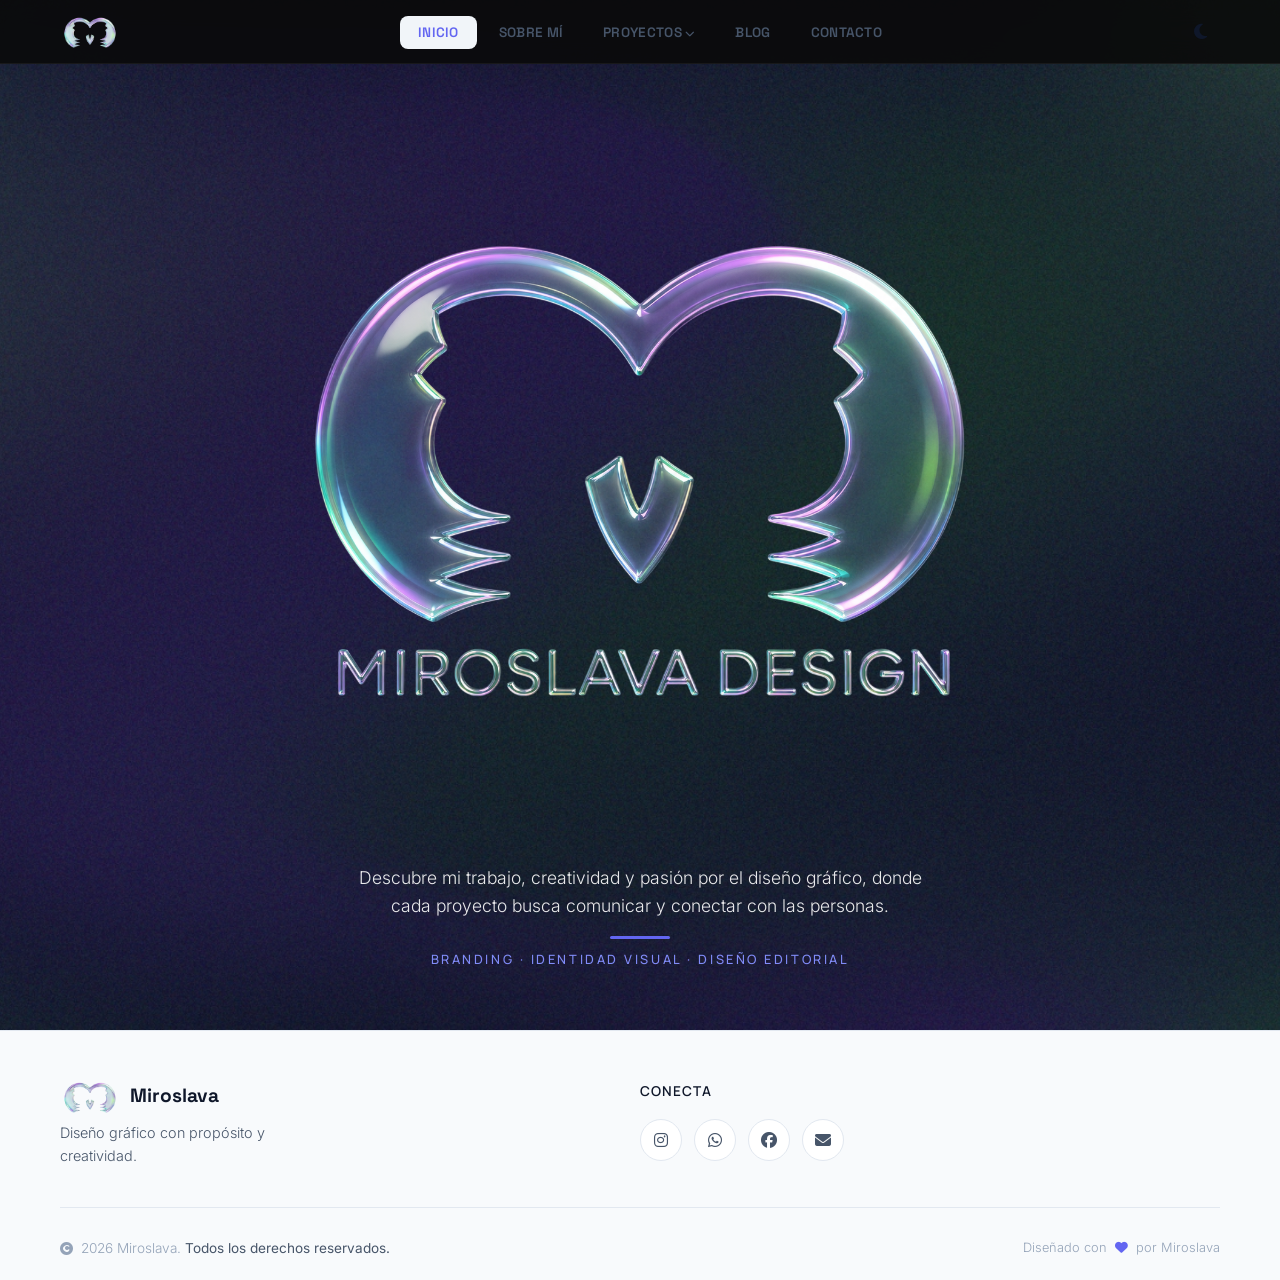
<file: index.html>
<!DOCTYPE html>
<html lang="es">
<head>
    <meta charset="UTF-8">
    <meta name="viewport" content="width=device-width, initial-scale=1.0">
    <title>Miroslava - Diseñadora Gráfica</title>
    
    <!-- TIPOGRAFIAS -->
    <link rel="preconnect" href="https://fonts.googleapis.com">
    <link rel="preconnect" href="https://fonts.gstatic.com" crossorigin>
    <link href="https://fonts.googleapis.com/css2?family=Inter:ital,opsz,wght@0,14..32,100..900;1,14..32,100..900&family=Manrope:wght@200..800&family=Space+Grotesk:wght@300..700&display=swap" rel="stylesheet">
    
    <!-- ICONOS -->
    <link rel="stylesheet" href="https://cdnjs.cloudflare.com/ajax/libs/font-awesome/6.5.0/css/all.min.css">
    
    <!-- ESTILOS -->
    <link rel="stylesheet" href="style.css">
</head>
<body>

    <!-- ================================================================ -->
    <!-- HEADER - Barra de navegacion fija                                 -->
    <!-- ================================================================ -->
    <header id="header">
        <div class="container header-container">
            <div class="header-left">
                <button id="menu-btn" class="menu-toggle" aria-label="Abrir menu">
                    <i class="fas fa-bars"></i>
                </button>
                <a href="index.html" class="logo">
                    <img src="img/logo.png" alt="Miroslava Logo">
                </a>
            </div>

            <nav class="nav-menu">
                <ul class="nav-list">
                    <li><a href="index.html" class="active">Inicio</a></li>
                    <li><a href="sobremi.html">Sobre mí</a></li>
                    <li class="menu-item-has-children">
                        <a href="#proyectos">Proyectos <i class="fas fa-chevron-down"></i></a>
                        <ul class="sub-menu">
                            <li><a href="proyecto1.html">Diseño de logotipos</a></li>
                            <li><a href="proyecto2.html">Diseño de flyers</a></li>
                            <li><a href="proyecto3.html">Spots publicitarios</a></li>
                        </ul>
                    </li>
                    <li><a href="blog.html">Blog</a></li>
                    <li><a href="contacto.html">Contacto</a></li>
                </ul>
            </nav>

            <div class="header-actions">
                <button id="theme-toggle" aria-label="Cambiar tema">
                    <i class="fas fa-moon"></i>
                </button>
            </div>
        </div>
    </header>

    <!-- ================================================================ -->
    <!-- DRAWER - Menu lateral (Movil)                                    -->
    <!-- ================================================================ -->
    <div id="overlay"></div>
    <nav id="drawer">
        <div class="drawer-header">
            <a href="index.html" class="logo">
                <img src="img/logo.png" alt="Miroslava Logo">
            </a>
            <button id="close-drawer" aria-label="Cerrar menu">
                <i class="fas fa-times"></i>
            </button>
        </div>
        <ul class="drawer-nav">
            <li><a href="index.html">Inicio</a></li>
            <li><a href="sobremi.html">Sobre mí</a></li>
            <li class="drawer-menu-item-has-children">
                <a href="#" class="drawer-toggle">Proyectos <i class="fas fa-chevron-down"></i></a>
                <ul class="drawer-sub-menu">
                    <li><a href="proyecto1.html">Diseño de logotipos</a></li>
                    <li><a href="proyecto2.html">Diseño de flyers</a></li>
                    <li><a href="proyecto3.html">Spots publicitarios</a></li>
                </ul>
            </li>
            <li><a href="blog.html">Blog</a></li>
            <li><a href="contacto.html" class="drawer-cta">Contacto</a></li>
        </ul>
    </nav>

    <!-- ================================================================ -->
    <!-- MAIN                                                             -->
    <!-- ================================================================ -->
    <main>

        <!-- ================================================================ -->
        <!-- HERO - Seccion principal con imagen de fondo                      -->
        <!-- ================================================================ -->
        <section id="inicio" class="hero">
            <div class="hero-bg">
                <img src="img/fondo.jpeg" alt="Diseño gráfico">
                <div class="hero-overlay"></div>
            </div>
            
            <div class="container hero-content">
                <!-- Logo centrado -->
                <div class="hero-logo">
                    <img src="img/fondos/logo burbuja.png" alt="Miroslava Logo" class="hero-logo-img">
                </div>
                
                <!-- Titulo principal -->
                
                <!-- Descripcion -->
                <p class="hero-description">Descubre mi trabajo, creatividad y pasión por el diseño gráfico, donde cada proyecto busca comunicar y conectar con las personas.</p>
                
                <!-- Linea decorativa -->
                <div class="hero-divider"></div>
                
                <!-- Subtitulo -->
                <p class="hero-subtitle">Branding · Identidad Visual · Diseño Editorial</p>
            </div>
        </section>

    </main>

    <!-- ================================================================ -->
    <!-- FOOTER - Pie de pagina                                           -->
    <!-- ================================================================ -->
    <footer id="footer">
        <div class="container">
            <div class="footer-content">
                <div class="footer-brand">
                    <a href="index.html" class="footer-logo">
                        <img src="img/logo.png" alt="Miroslava Logo">
                        <span class="footer-brand-name">Miroslava</span>
                    </a>
                    <p class="footer-brand-desc">Diseño gráfico con propósito y creatividad.</p>
                </div>

                <div class="footer-social">
                    <h4>Conecta</h4>
                    <div class="footer-social-icons">
                        <a href="#" aria-label="Instagram"><i class="fab fa-instagram"></i></a>
                        <a href="#" aria-label="WhatsApp"><i class="fab fa-whatsapp"></i></a>
                        <a href="#" aria-label="Facebook"><i class="fab fa-facebook"></i></a>
                        <a href="#" aria-label="Email"><i class="fas fa-envelope"></i></a>
                    </div>
                </div>
            </div>

            <div class="footer-divider"></div>

            <div class="footer-bottom">
                <p class="footer-copyright">
                    <i class="fas fa-copyright"></i> 2026 Miroslava. 
                    <span class="footer-copyright-text">Todos los derechos reservados.</span>
                </p>
                <p class="footer-credits">
                    Diseñado con <i class="fas fa-heart" style="color: #6366f1;"></i> por Miroslava
                </p>
            </div>
        </div>
    </footer>

    <!-- ================================================================ -->
    <!-- SCRIPTS                                                          -->
    <!-- ================================================================ -->
    <script src="script.js"></script>
</body>
</html>
</file>
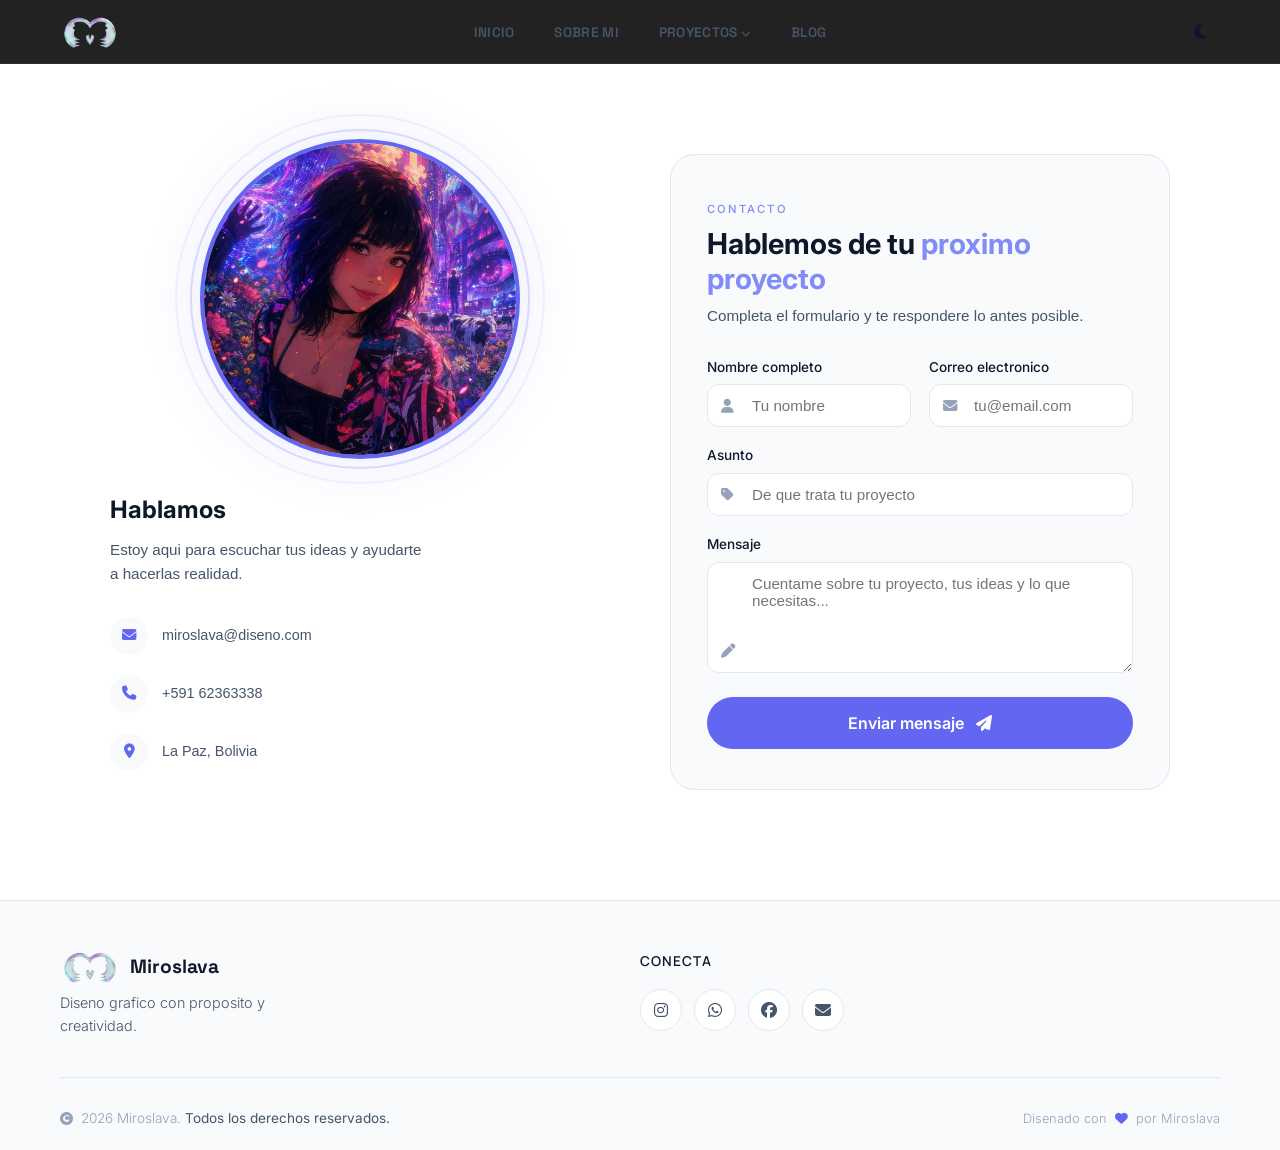
<file: contacto.html>
<!DOCTYPE html>
<html lang="es">
<head>
    <meta charset="UTF-8">
    <meta name="viewport" content="width=device-width, initial-scale=1.0">
    <title>Contacto - Miroslava Disenadora</title>
    
    <!-- ============================================================ -->
    <!-- TIPOGRAFIAS                                                   -->
    <!-- ============================================================ -->
    <link rel="preconnect" href="https://fonts.googleapis.com">
    <link rel="preconnect" href="https://fonts.gstatic.com" crossorigin>
    <link href="https://fonts.googleapis.com/css2?family=Inter:ital,opsz,wght@0,14..32,100..900;1,14..32,100..900&family=Manrope:wght@200..800&family=Space+Grotesk:wght@300..700&display=swap" rel="stylesheet">
    
    <!-- ============================================================ -->
    <!-- ICONOS                                                        -->
    <!-- ============================================================ -->
    <link rel="stylesheet" href="https://cdnjs.cloudflare.com/ajax/libs/font-awesome/6.5.0/css/all.min.css">
    
    <!-- ============================================================ -->
    <!-- ESTILOS                                                       -->
    <!-- ============================================================ -->
    <link rel="stylesheet" href="style.css">
    <link rel="stylesheet" href="contacto.css">
</head>
<body>

    <!-- ================================================================ -->
    <!-- HEADER - Barra de navegacion fija                                 -->
    <!-- ================================================================ -->
    <header id="header">
        <div class="container header-container">
            <div class="header-left">
                <button id="menu-btn" class="menu-toggle" aria-label="Abrir menu">
                    <i class="fas fa-bars"></i>
                </button>
                <a href="index.html" class="logo">
                    <img src="img/logo.png" alt="Miroslava Logo">
                </a>
            </div>

            <nav class="nav-menu">
                <ul class="nav-list">
                    <li><a href="index.html">Inicio</a></li>
                    <li><a href="sobremi.html">Sobre mi</a></li>
                    <li class="menu-item-has-children">
                        <a href="#proyectos">Proyectos <i class="fas fa-chevron-down"></i></a>
                        <ul class="sub-menu">
                            <li><a href="proyecto1.html">Diseño de logotipos</a></li>
                            <li><a href="proyecto2.html">Diseño de flyers</a></li>
                            <li><a href="proyecto3.html">Spots publicitarios</a></li>
                        </ul>
                    </li>
                    <li><a href="blog.html">Blog</a></li>
                </ul>
            </nav>

            <div class="header-actions">
                <button id="theme-toggle" aria-label="Cambiar tema">
                    <i class="fas fa-moon"></i>
                </button>
            </div>
        </div>
    </header>

    <!-- ================================================================ -->
    <!-- DRAWER - Menu lateral (Movil)                                    -->
    <!-- ================================================================ -->
    <div id="overlay"></div>
    <nav id="drawer">
        <div class="drawer-header">
            <a href="index.html" class="logo">
                <img src="img/logo.png" alt="Miroslava Logo">
            </a>
            <button id="close-drawer" aria-label="Cerrar menu">
                <i class="fas fa-times"></i>
            </button>
        </div>
        <ul class="drawer-nav">
            <li><a href="index.html">Inicio</a></li>
            <li><a href="sobremi.html">Sobre mi</a></li>
            <li class="drawer-menu-item-has-children">
                <a href="#" class="drawer-toggle">Proyectos <i class="fas fa-chevron-down"></i></a>
                <ul class="drawer-sub-menu">
                    <li><a href="proyecto1.html">Diseño de logotipos</a></li>
                    <li><a href="proyecto2.html">Diseño de flyers</a></li>
                    <li><a href="proyecto3.html">Spots publicitarios</a></li>
                </ul>
            </li>
            <li><a href="blog.html">Blog</a></li>
            <li><a href="contacto.html" class="drawer-cta">Contacto</a></li>
        </ul>
    </nav>

    <!-- ================================================================ -->
    <!-- MAIN                                                             -->
    <!-- ================================================================ -->
    <main>

        <!-- ================================================================ -->
        <!-- CONTACTO - SECCION PRINCIPAL                                     -->
        <!-- ================================================================ -->
        <section class="contacto-section">
            <div class="container contacto-container">

                <!-- ============================================================ -->
                <!-- COLUMNA IZQUIERDA: IMAGEN CIRCULAR CON INFORMACION           -->
                <!-- ============================================================ -->
                <div class="contacto-imagen">
                    
                    <!-- Avatar con anillos animados -->
                    <div class="contacto-avatar">
                        <img src="img\sobremi.jpeg" alt="Miroslava">
                        <div class="contacto-avatar-ring"></div>
                        <div class="contacto-avatar-ring contacto-avatar-ring-2"></div>
                    </div>
                    
                    <!-- Informacion de contacto -->
                    <div class="contacto-info">
                        <h3>Hablamos</h3>
                        <p>Estoy aqui para escuchar tus ideas y ayudarte a hacerlas realidad.</p>
                        
                        <div class="contacto-info-item">
                            <i class="fas fa-envelope"></i>
                            <span>miroslava@diseno.com</span>
                        </div>
                        <div class="contacto-info-item">
                            <i class="fas fa-phone"></i>
                            <span>+591 62363338</span>
                        </div>
                        <div class="contacto-info-item">
                            <i class="fas fa-map-marker-alt"></i>
                            <span>La Paz, Bolivia</span>
                        </div>
                    </div>

                    
                </div>

                <!-- ============================================================ -->
                <!-- COLUMNA DERECHA: FORMULARIO DE CONTACTO                       -->
                <!-- ============================================================ -->
                <div class="contacto-formulario">
                    <div class="contacto-form-header">
                        <span class="contacto-badge">Contacto</span>
                        <h2>Hablemos de tu <span class="highlight">proximo proyecto</span></h2>
                        <p>Completa el formulario y te respondere lo antes posible.</p>
                    </div>

                    <form id="contactForm" class="contacto-form">
                        <div class="form-row">
                            <div class="form-group">
                                <label for="name">Nombre completo</label>
                                <input type="text" id="name" name="name" placeholder="Tu nombre" required>
                                <i class="fas fa-user form-icon"></i>
                            </div>
                            <div class="form-group">
                                <label for="email">Correo electronico</label>
                                <input type="email" id="email" name="email" placeholder="tu@email.com" required>
                                <i class="fas fa-envelope form-icon"></i>
                            </div>
                        </div>

                        <div class="form-group">
                            <label for="subject">Asunto</label>
                            <input type="text" id="subject" name="subject" placeholder="De que trata tu proyecto">
                            <i class="fas fa-tag form-icon"></i>
                        </div>

                        <div class="form-group">
                            <label for="message">Mensaje</label>
                            <textarea id="message" name="message" rows="5" placeholder="Cuentame sobre tu proyecto, tus ideas y lo que necesitas..." required></textarea>
                            <i class="fas fa-pen form-icon"></i>
                        </div>

                        <button type="submit" class="btn-enviar">
                            Enviar mensaje <i class="fas fa-paper-plane"></i>
                        </button>
                    </form>
                </div>

            </div>
        </section>

    </main>

    <!-- ================================================================ -->
    <!-- FOOTER - Pie de pagina                                           -->
    <!-- ================================================================ -->
    <footer id="footer">
        <div class="container">
            <div class="footer-content">
                <div class="footer-brand">
                    <a href="index.html" class="footer-logo">
                        <img src="img/logo.png" alt="Miroslava Logo">
                        <span class="footer-brand-name">Miroslava</span>
                    </a>
                    <p class="footer-brand-desc">Diseno grafico con proposito y creatividad.</p>
                </div>

                <div class="footer-social">
                    <h4>Conecta</h4>
                    <div class="footer-social-icons">
                        <a href="#" aria-label="Instagram"><i class="fab fa-instagram"></i></a>
                        <a href="#" aria-label="WhatsApp"><i class="fab fa-whatsapp"></i></a>
                        <a href="#" aria-label="Facebook"><i class="fab fa-facebook"></i></a>
                        <a href="#" aria-label="Email"><i class="fas fa-envelope"></i></a>
                    </div>
                </div>
            </div>

            <div class="footer-divider"></div>

            <div class="footer-bottom">
                <p class="footer-copyright">
                    <i class="fas fa-copyright"></i> 2026 Miroslava. 
                    <span class="footer-copyright-text">Todos los derechos reservados.</span>
                </p>
                <p class="footer-credits">
                    Disenado con <i class="fas fa-heart" style="color: #6366f1;"></i> por Miroslava
                </p>
            </div>
        </div>
    </footer>

    <!-- ================================================================ -->
    <!-- SCRIPTS                                                          -->
    <!-- ================================================================ -->
    <script src="script.js"></script>
</body>
</html>
</file>
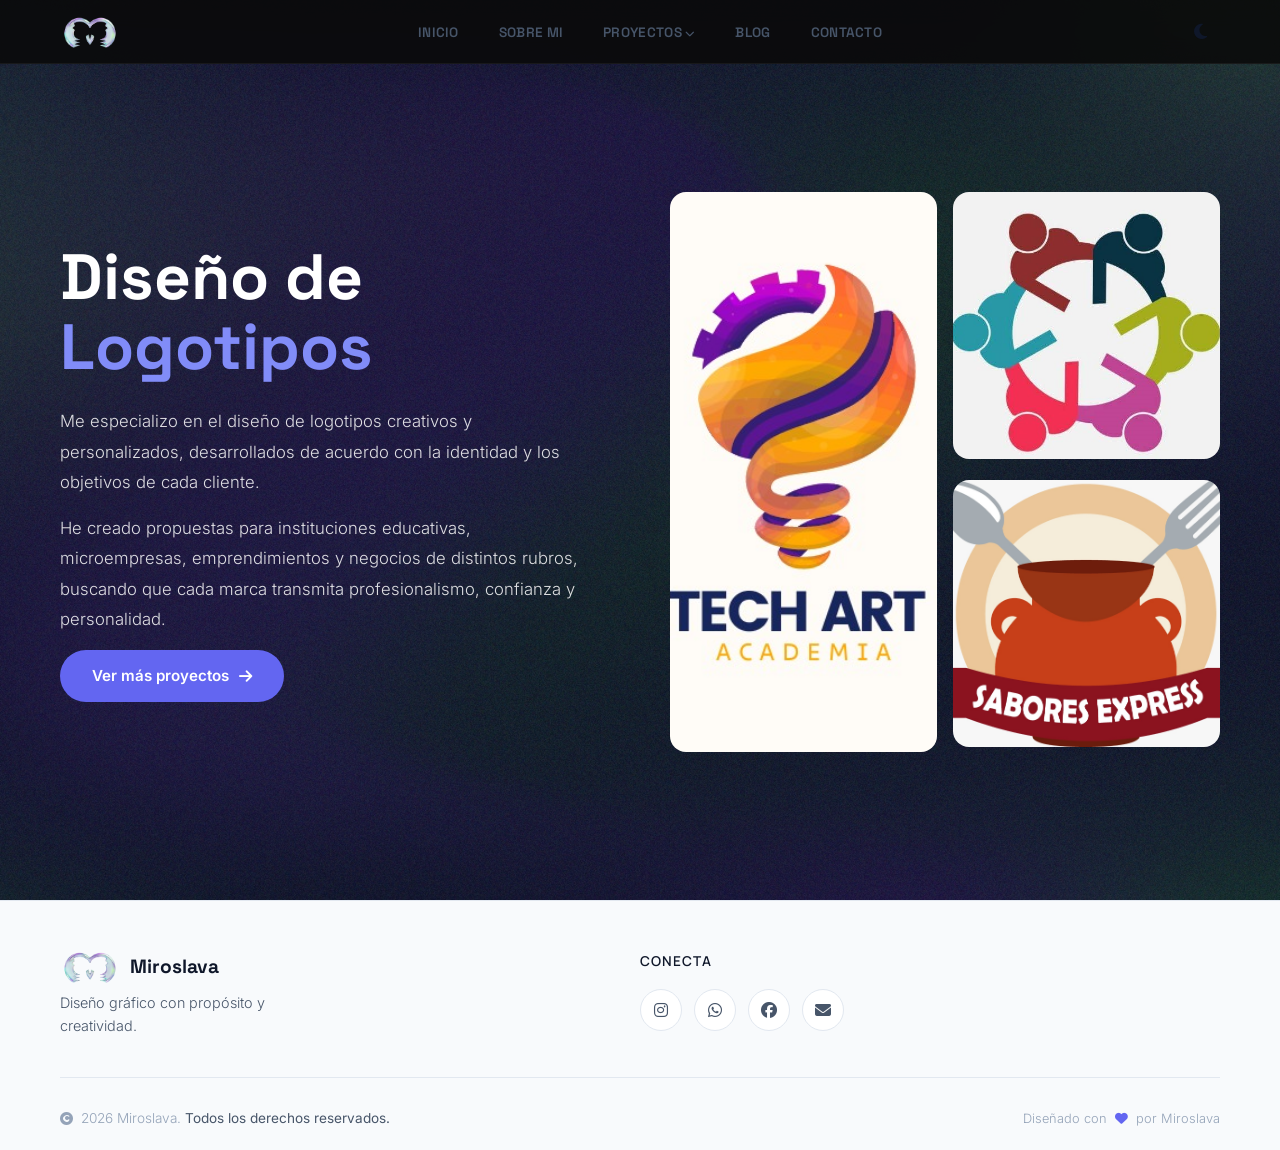
<file: proyecto1.html>
<!DOCTYPE html>
<html lang="es">
<head>
    <meta charset="UTF-8">
    <meta name="viewport" content="width=device-width, initial-scale=1.0">
    <title>Proyecto 1 - Miroslava Diseñadora</title>
    
    <!-- TIPOGRAFIAS -->
    <link rel="preconnect" href="https://fonts.googleapis.com">
    <link rel="preconnect" href="https://fonts.gstatic.com" crossorigin>
    <link href="https://fonts.googleapis.com/css2?family=Inter:ital,opsz,wght@0,14..32,100..900;1,14..32,100..900&family=Manrope:wght@200..800&family=Space+Grotesk:wght@300..700&display=swap" rel="stylesheet">
    
    <!-- ICONOS -->
    <link rel="stylesheet" href="https://cdnjs.cloudflare.com/ajax/libs/font-awesome/6.5.0/css/all.min.css">
    
    <!-- ESTILOS -->
    <link rel="stylesheet" href="style.css">
    <link rel="stylesheet" href="proyecto.css">
</head>
<body>

    <!-- ================================================================ -->
    <!-- HEADER - Barra de navegacion fija                                 -->
    <!-- ================================================================ -->
    <header id="header">
        <div class="container header-container">
            <div class="header-left">
                <button id="menu-btn" class="menu-toggle" aria-label="Abrir menu">
                    <i class="fas fa-bars"></i>
                </button>
                <a href="index.html" class="logo">
                    <img src="img/logo.png" alt="Miroslava Logo">
                </a>
            </div>

            <nav class="nav-menu">
                <ul class="nav-list">
                    <li><a href="index.html">Inicio</a></li>
                    <li><a href="sobremi.html">Sobre mi</a></li>
                    
                    <!-- PROYECTOS CON SUBMENU -->
                    <li class="menu-item-has-children">
                        <a href="#">Proyectos <i class="fas fa-chevron-down"></i></a>
                        <ul class="sub-menu">
                            <li><a href="proyecto1.html" class="active">Diseño de logotipos</a></li>
                            <li><a href="proyecto2.html">Diseño de flyers</a></li>
                            <li><a href="proyecto3.html">Spots publicitarios</a></li>
                        </ul>
                    </li>
                    
                    <li><a href="blog.html">Blog</a></li>
                    <li><a href="contacto.html">Contacto</a></li>
                </ul>
            </nav>

            <div class="header-actions">
                <button id="theme-toggle" aria-label="Cambiar tema">
                    <i class="fas fa-moon"></i>
                </button>
            </div>
        </div>
    </header>

    <!-- ================================================================ -->
    <!-- DRAWER - Menu lateral (Movil)                                    -->
    <!-- ================================================================ -->
    <div id="overlay"></div>
    <nav id="drawer">
        <div class="drawer-header">
            <a href="index.html" class="logo">
                <img src="img/logo.png" alt="Miroslava Logo">
            </a>
            <button id="close-drawer" aria-label="Cerrar menu">
                <i class="fas fa-times"></i>
            </button>
        </div>
        <ul class="drawer-nav">
            <li><a href="index.html">Inicio</a></li>
            <li><a href="sobremi.html">Sobre mi</a></li>
            <li class="drawer-menu-item-has-children">
                <a href="#" class="drawer-toggle">Proyectos <i class="fas fa-chevron-down"></i></a>
                <ul class="drawer-sub-menu">
                    <li><a href="proyecto1.html">Diseño de logotipos</a></li>
                    <li><a href="proyecto2.html">Diseño de flyers</a></li>
                    <li><a href="proyecto3.html">Spots publicitarios</a></li>
                </ul>
            </li>
            <li><a href="blog.html">Blog</a></li>
            <li><a href="contacto.html" class="drawer-cta">Contacto</a></li>
        </ul>
    </nav>

    <!-- ================================================================ -->
    <!-- MAIN                                                             -->
    <!-- ================================================================ -->
    <main>

        <!-- ================================================================ -->
        <!-- PROYECTO 1 - HERO                                                -->
        <!-- ================================================================ -->
        <section id="proyecto1" class="proyecto1">
            <div class="hero-bg">
                <img src="img/fondo.jpeg" alt="Proyecto 1">
                <div class="hero-overlay"></div>
            </div>
            
            <div class="container proyecto1-content">
                
                <!-- TEXTO (izquierda en desktop) -->
                <div class="proyecto1-texto">
                    <h1 class="proyecto1-titulo">Diseño de <span class="highlight">Logotipos</span></h1>
                    <div class="proyecto1-desc">
                        <p>Me especializo en el diseño de logotipos creativos y personalizados, desarrollados de acuerdo con la identidad y los objetivos de cada cliente. 

                        <p>He creado propuestas para instituciones educativas, 
                            microempresas, emprendimientos y negocios de distintos rubros, buscando que cada marca transmita profesionalismo, confianza y personalidad.</p>
                    </div>
                    <a href="proyecto2.html" class="btn-proyecto1">Ver más proyectos <i class="fas fa-arrow-right"></i></a>
                </div>

                <!-- GALERIA  -->
                <div class="proyecto1-galeria">
                    <div class="galeria-grid-4">
                        <div class="img-item img-item-1">
                            <img src="img\proyectos\logo1.jpeg" alt="Imagen 1">
                            <div class="img-overlay">
                                <span>Academia</span>
                            </div>
                        </div>
            
                        <div class="img-item img-item-2">
                            <img src="img\proyectos\logo2.jpeg" alt="Imagen 2">
                            <div class="img-overlay">
                                <span>Union</span>
                            </div>
                        </div>
                        <div class="img-item img-item-3">
                            <img src="img\proyectos\logo3.jpeg" alt="Imagen 3">
                            <div class="img-overlay">
                                <span>comida</span>
                            </div>
                        </div>
                        
                        

                    </div>
                </div>

            </div>
        </section>

    </main>

    <!-- ================================================================ -->
    <!-- FOOTER - Pie de pagina                                           -->
    <!-- ================================================================ -->
    <footer id="footer">
        <div class="container">
            <div class="footer-content">
                <div class="footer-brand">
                    <a href="index.html" class="footer-logo">
                        <img src="img/logo.png" alt="Miroslava Logo">
                        <span class="footer-brand-name">Miroslava</span>
                    </a>
                    <p class="footer-brand-desc">Diseño gráfico con propósito y creatividad.</p>
                </div>

                <div class="footer-social">
                    <h4>Conecta</h4>
                    <div class="footer-social-icons">
                        <a href="#" aria-label="Instagram"><i class="fab fa-instagram"></i></a>
                        <a href="#" aria-label="WhatsApp"><i class="fab fa-whatsapp"></i></a>
                        <a href="#" aria-label="Facebook"><i class="fab fa-facebook"></i></a>
                        <a href="#" aria-label="Email"><i class="fas fa-envelope"></i></a>
                    </div>
                </div>
            </div>

            <div class="footer-divider"></div>

            <div class="footer-bottom">
                <p class="footer-copyright">
                    <i class="fas fa-copyright"></i> 2026 Miroslava. 
                    <span class="footer-copyright-text">Todos los derechos reservados.</span>
                </p>
                <p class="footer-credits">
                    Diseñado con <i class="fas fa-heart" style="color: #6366f1;"></i> por Miroslava
                </p>
            </div>
        </div>
    </footer>

    <!-- ================================================================ -->
    <!-- SCRIPTS                                                          -->
    <!-- ================================================================ -->
    <script src="script.js"></script>
</body>
</html>
</file>
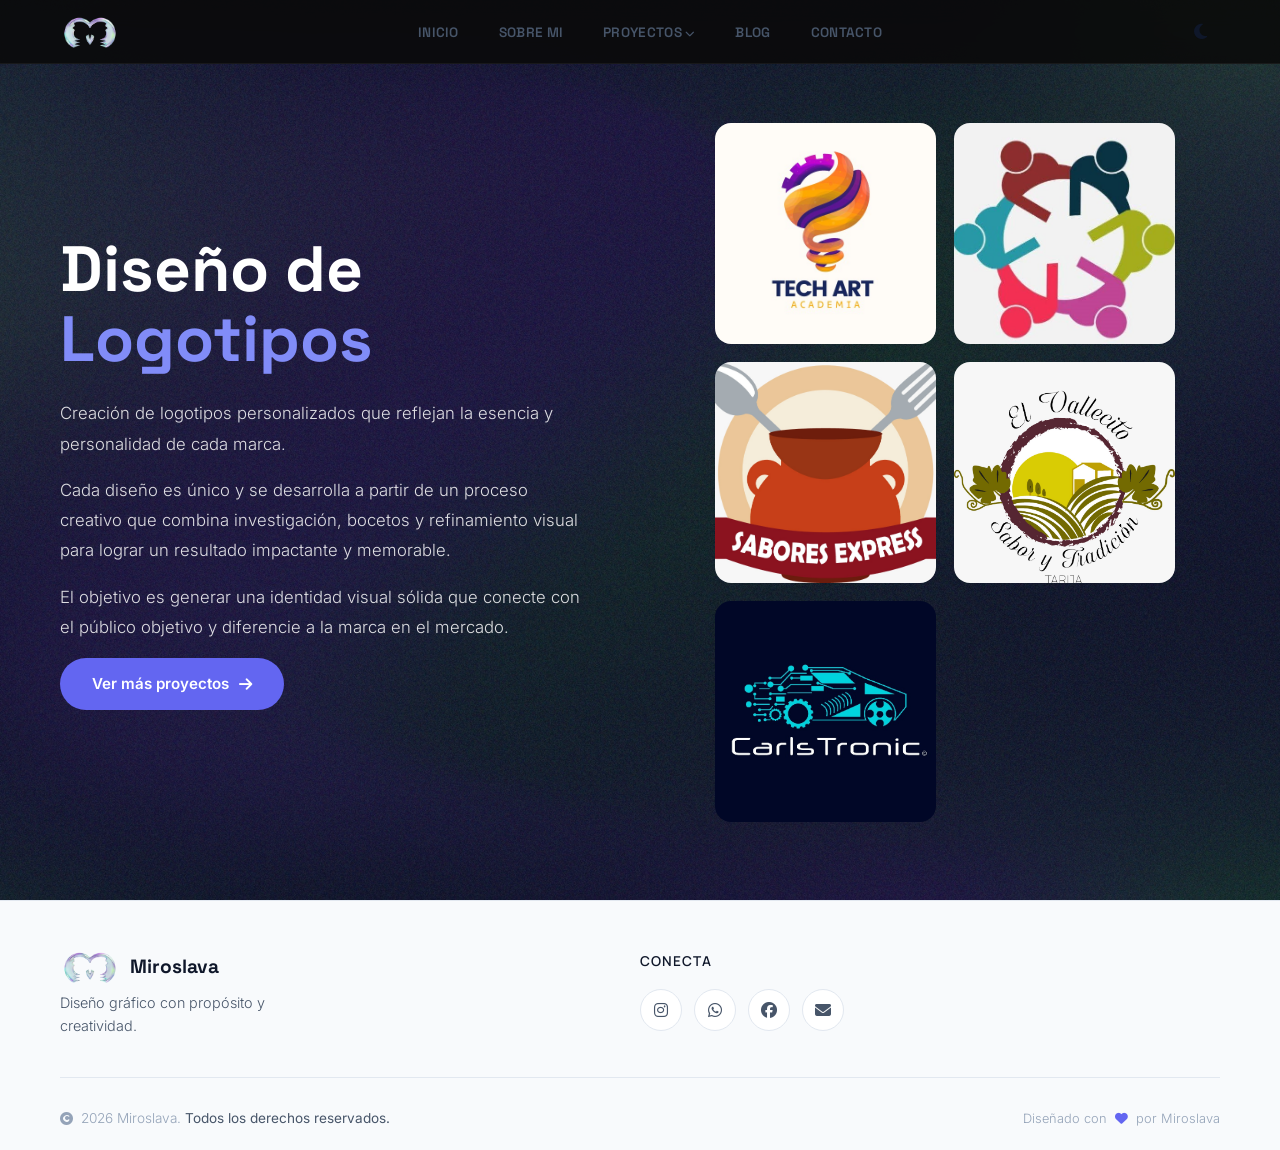
<file: proyecto2.html>
<!DOCTYPE html>
<html lang="es">
<head>
    <meta charset="UTF-8">
    <meta name="viewport" content="width=device-width, initial-scale=1.0">
    <title>Proyecto 1 - Miroslava Diseñadora</title>
    
    <!-- TIPOGRAFIAS -->
    <link rel="preconnect" href="https://fonts.googleapis.com">
    <link rel="preconnect" href="https://fonts.gstatic.com" crossorigin>
    <link href="https://fonts.googleapis.com/css2?family=Inter:ital,opsz,wght@0,14..32,100..900;1,14..32,100..900&family=Manrope:wght@200..800&family=Space+Grotesk:wght@300..700&display=swap" rel="stylesheet">
    
    <!-- ICONOS -->
    <link rel="stylesheet" href="https://cdnjs.cloudflare.com/ajax/libs/font-awesome/6.5.0/css/all.min.css">
    
    <!-- ESTILOS -->
    <link rel="stylesheet" href="style.css">
    <link rel="stylesheet" href="proyecto.css">
</head>
<body>

    <!-- ================================================================ -->
    <!-- HEADER - Barra de navegacion fija                                 -->
    <!-- ================================================================ -->
    <header id="header">
        <div class="container header-container">
            <div class="header-left">
                <button id="menu-btn" class="menu-toggle" aria-label="Abrir menu">
                    <i class="fas fa-bars"></i>
                </button>
                <a href="index.html" class="logo">
                    <img src="img/logo.png" alt="Miroslava Logo">
                </a>
            </div>

            <nav class="nav-menu">
                <ul class="nav-list">
                    <li><a href="index.html">Inicio</a></li>
                    <li><a href="sobremi.html">Sobre mi</a></li>
                    
                    <!-- PROYECTOS CON SUBMENU -->
                    <li class="menu-item-has-children">
                        <a href="#">Proyectos <i class="fas fa-chevron-down"></i></a>
                        <ul class="sub-menu">
                            <li><a href="proyecto1.html" class="active">Diseño de logotipos</a></li>
                            <li><a href="proyecto2.html">Diseño de flyers</a></li>
                            <li><a href="proyecto3.html">Spots publicitarios</a></li>
                        </ul>
                    </li>
                    
                    <li><a href="blog.html">Blog</a></li>
                    <li><a href="contacto.html">Contacto</a></li>
                </ul>
            </nav>

            <div class="header-actions">
                <button id="theme-toggle" aria-label="Cambiar tema">
                    <i class="fas fa-moon"></i>
                </button>
            </div>
        </div>
    </header>

    <!-- ================================================================ -->
    <!-- DRAWER - Menu lateral (Movil)                                    -->
    <!-- ================================================================ -->
    <div id="overlay"></div>
    <nav id="drawer">
        <div class="drawer-header">
            <a href="index.html" class="logo">
                <img src="img/logo.png" alt="Miroslava Logo">
            </a>
            <button id="close-drawer" aria-label="Cerrar menu">
                <i class="fas fa-times"></i>
            </button>
        </div>
        <ul class="drawer-nav">
            <li><a href="index.html">Inicio</a></li>
            <li><a href="sobremi.html">Sobre mi</a></li>
            <li class="drawer-menu-item-has-children">
                <a href="#" class="drawer-toggle">Proyectos <i class="fas fa-chevron-down"></i></a>
                <ul class="drawer-sub-menu">
                    <li><a href="proyecto1.html">Diseño de logotipos</a></li>
                    <li><a href="proyecto2.html">Diseño de flyers</a></li>
                    <li><a href="proyecto3.html">Spots publicitarios</a></li>
                </ul>
            </li>
            <li><a href="blog.html">Blog</a></li>
            <li><a href="contacto.html" class="drawer-cta">Contacto</a></li>
        </ul>
    </nav>

    <!-- ================================================================ -->
    <!-- MAIN                                                             -->
    <!-- ================================================================ -->
    <main>

        <!-- ================================================================ -->
        <!-- PROYECTO 1 - HERO                                                -->
        <!-- ================================================================ -->
        <section id="proyecto1" class="proyecto1">
            <div class="hero-bg">
                <img src="img/fondo.jpeg" alt="Proyecto 1">
                <div class="hero-overlay"></div>
            </div>
            
            <div class="container proyecto1-content">
                
                <!-- TEXTO (izquierda en desktop) -->
                <div class="proyecto1-texto">
                    <h1 class="proyecto1-titulo">Diseño de <span class="highlight">Logotipos</span></h1>
                    <div class="proyecto1-desc">
                        <p>Creación de logotipos personalizados que reflejan la esencia y personalidad de cada marca.</p>
                        <p>Cada diseño es único y se desarrolla a partir de un proceso creativo que combina investigación, bocetos y refinamiento visual para lograr un resultado impactante y memorable.</p>
                        <p>El objetivo es generar una identidad visual sólida que conecte con el público objetivo y diferencie a la marca en el mercado.</p>
                    </div>
                    <a href="proyecto2.html" class="btn-proyecto1">Ver más proyectos <i class="fas fa-arrow-right"></i></a>
                </div>

                <!-- GALERIA - 6 IMAGENES EN CUADRÍCULA 2x3 -->
                <div class="proyecto1-galeria">
                    <div class="galeria-grid-6">
                        <!-- Imagen 1 -->
                        <div class="img-item">
                            <img src="img/proyectos/logo1.jpeg" alt="Logotipo 1">
                            <div class="img-overlay">
                                <span>Creatividad</span>
                            </div>
                        </div>
                        <!-- Imagen 2 -->
                        <div class="img-item">
                            <img src="img/proyectos/logo2.jpeg" alt="Logotipo 2">
                            <div class="img-overlay">
                                <span>Union</span>
                            </div>
                        </div>
                        <!-- Imagen 3 -->
                        <div class="img-item">
                            <img src="img/proyectos/logo3.jpeg" alt="Logotipo 3">
                            <div class="img-overlay">
                                <span>comida</span>
                            </div>
                        </div>
                        
                        <!-- Imagen 5 -->
                        <div class="img-item">
                            <img src="img/proyectos/logo5.jpeg" alt="Logotipo 5">
                            <div class="img-overlay">
                                <span>Tradicion</span>
                            </div>
                        </div>
                        <!-- Imagen 6 -->
                        <div class="img-item">
                            <img src="img/proyectos/logo6.jpeg" alt="Logotipo 6">
                            <div class="img-overlay">
                                <span>Tecnologia</span>
                            </div>
                        </div>
                    </div>
                </div>

            </div>
        </section>

    </main>

    <!-- ================================================================ -->
    <!-- FOOTER - Pie de pagina                                           -->
    <!-- ================================================================ -->
    <footer id="footer">
        <div class="container">
            <div class="footer-content">
                <div class="footer-brand">
                    <a href="index.html" class="footer-logo">
                        <img src="img/logo.png" alt="Miroslava Logo">
                        <span class="footer-brand-name">Miroslava</span>
                    </a>
                    <p class="footer-brand-desc">Diseño gráfico con propósito y creatividad.</p>
                </div>

                <div class="footer-social">
                    <h4>Conecta</h4>
                    <div class="footer-social-icons">
                        <a href="#" aria-label="Instagram"><i class="fab fa-instagram"></i></a>
                        <a href="#" aria-label="WhatsApp"><i class="fab fa-whatsapp"></i></a>
                        <a href="#" aria-label="Facebook"><i class="fab fa-facebook"></i></a>
                        <a href="#" aria-label="Email"><i class="fas fa-envelope"></i></a>
                    </div>
                </div>
            </div>

            <div class="footer-divider"></div>

            <div class="footer-bottom">
                <p class="footer-copyright">
                    <i class="fas fa-copyright"></i> 2026 Miroslava. 
                    <span class="footer-copyright-text">Todos los derechos reservados.</span>
                </p>
                <p class="footer-credits">
                    Diseñado con <i class="fas fa-heart" style="color: #6366f1;"></i> por Miroslava
                </p>
            </div>
        </div>
    </footer>

    <!-- ================================================================ -->
    <!-- SCRIPTS                                                          -->
    <!-- ================================================================ -->
    <script src="script.js"></script>
</body>
</html>
</file>
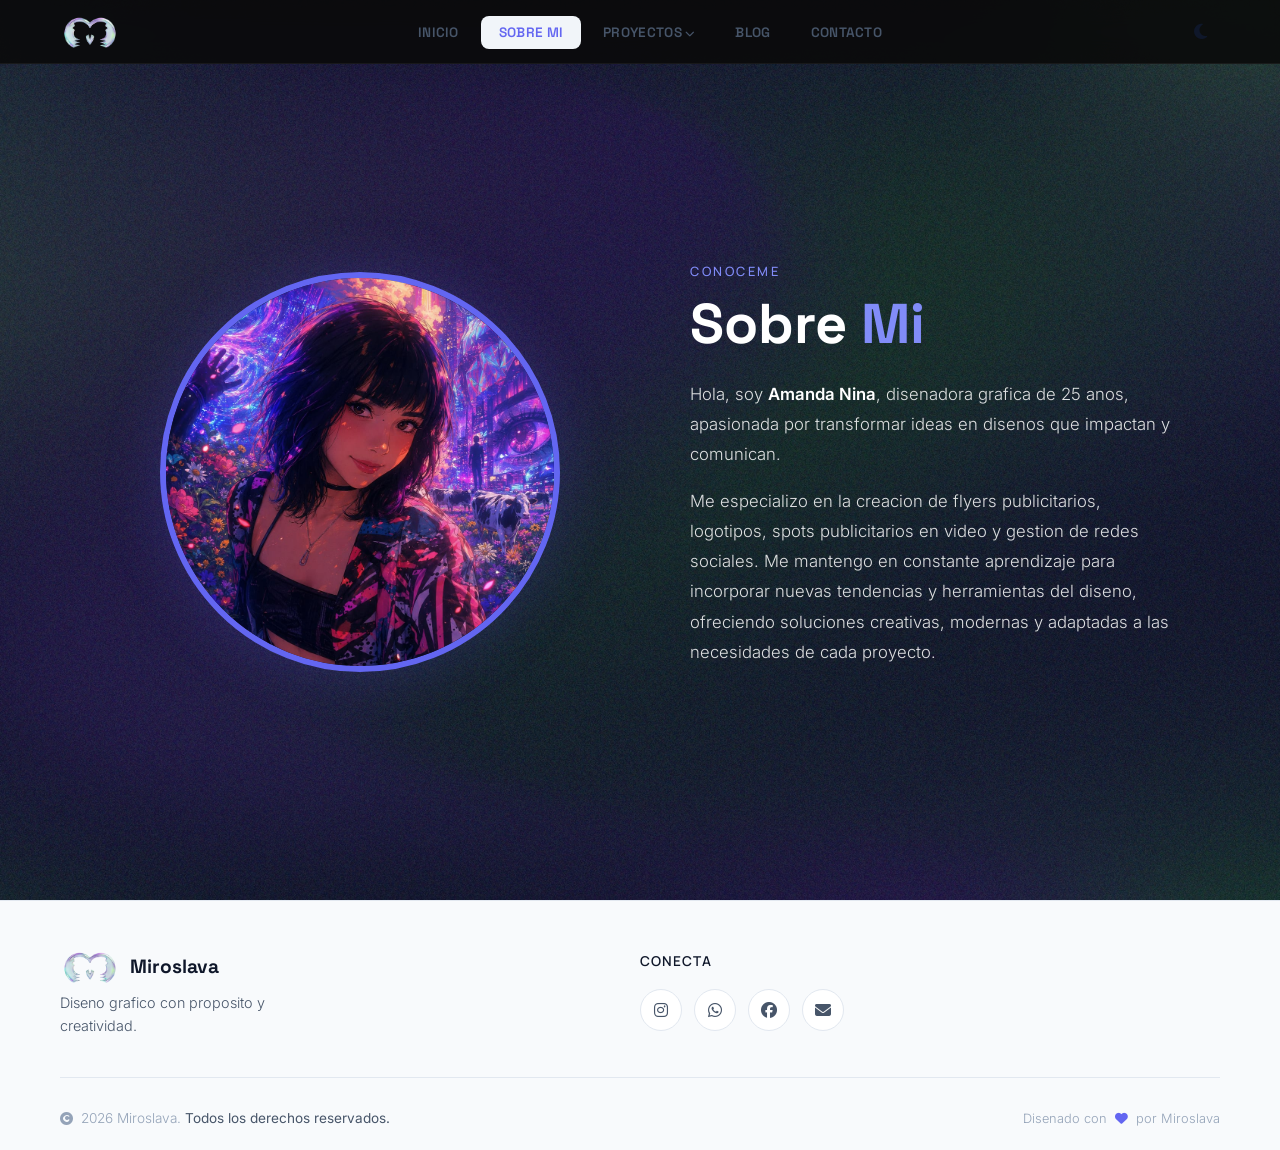
<file: sobremi.html>
<!DOCTYPE html>
<html lang="es">
<head>
    <meta charset="UTF-8">
    <meta name="viewport" content="width=device-width, initial-scale=1.0">
    <title>Sobre mí - Miroslava Diseñadora</title>
    
    <!-- TIPOGRAFIAS -->
    <link rel="preconnect" href="https://fonts.googleapis.com">
    <link rel="preconnect" href="https://fonts.gstatic.com" crossorigin>
    <link href="https://fonts.googleapis.com/css2?family=Inter:ital,opsz,wght@0,14..32,100..900;1,14..32,100..900&family=Manrope:wght@200..800&family=Space+Grotesk:wght@300..700&display=swap" rel="stylesheet">
    
    <!-- ICONOS -->
    <link rel="stylesheet" href="https://cdnjs.cloudflare.com/ajax/libs/font-awesome/6.5.0/css/all.min.css">
    
    <!-- ESTILOS -->
    <link rel="stylesheet" href="style.css">
    <link rel="stylesheet" href="sobremi.css">
</head>
<body>

    <!-- ================================================================ -->
    <!-- HEADER - Barra de navegacion fija                                 -->
    <!-- ================================================================ -->
    <header id="header">
        <div class="container header-container">
            <div class="header-left">
                <button id="menu-btn" class="menu-toggle" aria-label="Abrir menu">
                    <i class="fas fa-bars"></i>
                </button>
                <a href="index.html" class="logo">
                    <img src="img/logo.png" alt="Miroslava Logo">
                </a>
            </div>

            <nav class="nav-menu">
                <ul class="nav-list">
                    <li><a href="index.html">Inicio</a></li>
                    <li><a href="sobremi.html" class="active">Sobre mi</a></li>
                    
                    <li class="menu-item-has-children">
                        <a href="#proyectos">Proyectos <i class="fas fa-chevron-down"></i></a>
                        <ul class="sub-menu">
                            <li><a href="proyecto1.html">Diseño de logotipos</a></li>
                            <li><a href="proyecto2.html">Diseño de flyers</a></li>
                            <li><a href="proyecto3.html">Spots publicitarios</a></li>
                        </ul>
                    </li>
                    
                    <li><a href="blog.html">Blog</a></li>
                    <li><a href="contacto.html">Contacto</a></li>
                </ul>
            </nav>

            <div class="header-actions">
                <button id="theme-toggle" aria-label="Cambiar tema">
                    <i class="fas fa-moon"></i>
                </button>
            </div>
        </div>
    </header>

    <!-- ================================================================ -->
    <!-- DRAWER - Menu lateral (Movil)                                    -->
    <!-- ================================================================ -->
    <div id="overlay"></div>
    <nav id="drawer">
        <div class="drawer-header">
            <a href="index.html" class="logo">
                <img src="img/logo.png" alt="Miroslava Logo">
            </a>
            <button id="close-drawer" aria-label="Cerrar menu">
                <i class="fas fa-times"></i>
            </button>
        </div>
        <ul class="drawer-nav">
            <li><a href="index.html">Inicio</a></li>
            <li><a href="sobremi.html">Sobre mi</a></li>
            <li class="drawer-menu-item-has-children">
                <a href="#proyectos" class="drawer-toggle">Proyectos <i class="fas fa-chevron-down"></i></a>
                <ul class="drawer-sub-menu">
                            <li><a href="proyecto1.html">Diseño de logotipos</a></li>
                            <li><a href="proyecto2.html">Diseño de flyers</a></li>
                            <li><a href="proyecto3.html">Spots publicitarios</a></li>
                </ul>
            </li>
            <li><a href="blog.html">Blog</a></li>
            <li><a href="contacto.html" class="drawer-cta">Contacto</a></li>
        </ul>
    </nav>

    <!-- ================================================================ -->
    <!-- MAIN                                                             -->
    <!-- ================================================================ -->
    <main>

        <!-- ================================================================ -->
        <!-- SOBRE MI - HERO                                                  -->
        <!-- ================================================================ -->
        <section id="sobre-mi" class="sobre-mi">
            <div class="hero-bg">
                <img src="img/fondo.jpeg" alt="Sobre Miroslava">
                <div class="hero-overlay"></div>
            </div>
            
            <div class="container sobre-mi-content">
                
                <div class="sobre-mi-image">
                    <div class="avatar-circle">
                        <img src="img/sobremi.jpeg" alt="Amanda Nina">
                    </div>
                </div>

                <div class="sobre-mi-text">
                    <span class="sobre-mi-badge">Conoceme</span>
                    <h1 class="sobre-mi-title">Sobre <span class="highlight">Mi</span></h1>
                    
                    <div class="sobre-mi-desc">
                        <p>Hola, soy <strong>Amanda Nina</strong>, disenadora grafica de 25 anos, apasionada por transformar ideas en disenos que impactan y comunican.</p>
                        <p>Me especializo en la creacion de flyers publicitarios, logotipos, spots publicitarios en video y gestion de redes sociales. Me mantengo en constante aprendizaje para incorporar nuevas tendencias y herramientas del diseno, ofreciendo soluciones creativas, modernas y adaptadas a las necesidades de cada proyecto.</p>
                    </div>
                </div>

            </div>
        </section>

    </main>

    <!-- ================================================================ -->
    <!-- FOOTER - Pie de pagina                                           -->
    <!-- ================================================================ -->
    <footer id="footer">
        <div class="container">
            <div class="footer-content">
                <div class="footer-brand">
                    <a href="index.html" class="footer-logo">
                        <img src="img/logo.png" alt="Miroslava Logo">
                        <span class="footer-brand-name">Miroslava</span>
                    </a>
                    <p class="footer-brand-desc">Diseno grafico con proposito y creatividad.</p>
                </div>

                <div class="footer-social">
                    <h4>Conecta</h4>
                    <div class="footer-social-icons">
                        <a href="#" aria-label="Instagram"><i class="fab fa-instagram"></i></a>
                        <a href="#" aria-label="WhatsApp"><i class="fab fa-whatsapp"></i></a>
                        <a href="#" aria-label="Facebook"><i class="fab fa-facebook"></i></a>
                        <a href="#" aria-label="Email"><i class="fas fa-envelope"></i></a>
                    </div>
                </div>
            </div>

            <div class="footer-divider"></div>

            <div class="footer-bottom">
                <p class="footer-copyright">
                    <i class="fas fa-copyright"></i> 2026 Miroslava. 
                    <span class="footer-copyright-text">Todos los derechos reservados.</span>
                </p>
                <p class="footer-credits">
                    Disenado con <i class="fas fa-heart" style="color: #6366f1;"></i> por Miroslava
                </p>
            </div>
        </div>
    </footer>

    <!-- ================================================================ -->
    <!-- SCRIPTS                                                          -->
    <!-- ================================================================ -->
    <script src="script.js"></script>
</body>
</html>
</file>
<file: style.css>
/* ================================================================
   PROYECTO: PORTAFOLIO MIROSLAVA
   ARCHIVO: style.css
   DESCRIPCION: Estilos globales y componentes principales
   ================================================================ */

/* ================================================================
   RESET Y NORMALIZACION
   ================================================================ */

* {
    margin: 0;
    padding: 0;
    box-sizing: border-box;
}

/* ================================================================
   VARIABLES CSS (Tema Claro / Oscuro)
   ================================================================ */

:root {
    /* Tipografias */
    --font-heading: 'Space Grotesk', sans-serif;
    --font-body: 'Inter', sans-serif;
    --font-accent: 'Manrope', sans-serif;
    
    /* Pesos */
    --font-weight-light: 300;
    --font-weight-regular: 400;
    --font-weight-medium: 500;
    --font-weight-semibold: 600;
    --font-weight-bold: 700;
    --font-weight-extrabold: 800;
    
    /* Colores */
    --color-primary: #6366f1;
    --color-primary-dark: #4f46e5;
    --color-primary-light: #818cf8;
    
    --bg-primary: #ffffff;
    --bg-secondary: #f8fafc;
    --bg-card: #ffffff;
    --bg-card-hover: #f1f5f9;
    --text-primary: #0f172a;
    --text-secondary: #475569;
    --text-muted: #94a3b8;
    --border-color: #e2e8f0;
    --shadow-color: rgba(0, 0, 0, 0.1);
    --drawer-bg: #0a0a0a;
    --drawer-text: #ffffff;
    
    /* Dimensiones */
    --container-width: 1200px;
    --header-height: 64px;
    --transition: all 0.3s cubic-bezier(0.4, 0, 0.2, 1);
}

/* Tema Oscuro */
html.dark {
    --bg-primary: #020617;
    --bg-secondary: #0f172a;
    --bg-card: #1e293b;
    --bg-card-hover: #334155;
    --text-primary: #f8fafc;
    --text-secondary: #94a3b8;
    --text-muted: #64748b;
    --border-color: #1e293b;
    --shadow-color: rgba(0, 0, 0, 0.5);
    --drawer-bg: #0a0a0a;
    --drawer-text: #f8fafc;
}

/* ================================================================
   ESTILOS BASE
   ================================================================ */

html {
    scroll-behavior: smooth;
}

body {
    font-family: var(--font-body);
    font-weight: var(--font-weight-regular);
    background: var(--bg-primary);
    color: var(--text-primary);
    line-height: 1.6;
    transition: background 0.3s, color 0.3s;
    overflow-x: hidden;
}

img {
    max-width: 100%;
    display: block;
}

a {
    text-decoration: none;
    color: inherit;
}

ul {
    list-style: none;
}

.container {
    max-width: var(--container-width);
    margin: 0 auto;
    padding: 0 20px;
}

/* ================================================================
   TIPOGRAFIAS GLOBALES
   ================================================================ */

h1, h2, h3, h4, h5, h6 {
    font-family: var(--font-heading);
    font-weight: var(--font-weight-bold);
}

p, .text-body, .description {
    font-family: var(--font-body);
    font-weight: var(--font-weight-light);
}

.subtitle, .badge, .tag, .label, .section-badge {
    font-family: var(--font-accent);
    font-weight: var(--font-weight-medium);
}

/* ================================================================
   HEADER - Barra de navegacion fija
   ================================================================ */

#header {
    position: fixed;
    top: 0;
    left: 0;
    right: 0;
    z-index: 50;
    height: var(--header-height);
    background: rgba(10, 10, 10, 0.9);
    backdrop-filter: blur(12px);
    -webkit-backdrop-filter: blur(12px);
    border-bottom: 1px solid rgba(255, 255, 255, 0.08);
    transition: var(--transition);
}

.header-container {
    display: flex;
    align-items: center;
    justify-content: space-between;
    height: var(--header-height);
    padding: 0 20px;
}

.header-left {
    display: flex;
    align-items: center;
    gap: 8px;
    flex-shrink: 0;
}

.logo img {
    height: 32px;
    width: auto;
}

.menu-toggle {
    display: none;
    background: none;
    border: none;
    color: var(--text-primary);
    font-size: 1.25rem;
    cursor: pointer;
    width: 44px;
    height: 44px;
    border-radius: 12px;
    transition: all 0.2s ease;
    padding: 0;
    margin: 0;
    display: flex;
    align-items: center;
    justify-content: center;
    flex-shrink: 0;
    position: relative;
}

.menu-toggle:hover {
    background: rgba(255, 255, 255, 0.08);
}

.menu-toggle:focus {
    outline: none;
}

.menu-toggle:active {
    transform: scale(0.92);
    background: rgba(255, 255, 255, 0.15);
}

.menu-toggle i {
    font-size: 1.25rem;
    color: var(--text-primary);
    line-height: 1;
    display: flex;
    align-items: center;
    justify-content: center;
    pointer-events: none;
}

html.dark .menu-toggle i {
    color: var(--text-primary);
}

html.dark .menu-toggle:hover {
    background: rgba(255, 255, 255, 0.1);
}

html.dark .menu-toggle:active {
    background: rgba(255, 255, 255, 0.2);
}

.nav-menu {
    display: flex;
    flex: 1;
    justify-content: center;
}

.nav-list {
    display: flex;
    align-items: center;
    gap: 4px;
}

.nav-list a {
    padding: 8px 18px;
    font-family: var(--font-heading);
    font-weight: var(--font-weight-semibold);
    font-size: 0.85rem;
    color: var(--text-secondary);
    border-radius: 8px;
    transition: var(--transition);
    letter-spacing: 0.3px;
    text-transform: uppercase;
}

.nav-list a:hover,
.nav-list a.active {
    color: var(--color-primary);
    background: var(--bg-card-hover);
}

.header-actions {
    display: flex;
    align-items: center;
    gap: 8px;
    flex-shrink: 0;
}

#theme-toggle {
    background: none;
    border: none;
    color: var(--text-primary);
    font-size: 1.1rem;
    cursor: pointer;
    width: 40px;
    height: 40px;
    border-radius: 12px;
    transition: var(--transition);
}

#theme-toggle:hover {
    background: var(--bg-card-hover);
}

#theme-toggle .fa-moon {
    display: block;
}

#theme-toggle .fa-sun {
    display: none;
}

html.dark #theme-toggle .fa-moon {
    display: none;
}

html.dark #theme-toggle .fa-sun {
    display: block;
}

/* Responsive Header */
@media (max-width: 1023px) {
    .nav-menu {
        display: none !important;
    }
    .menu-toggle {
        display: flex !important;
    }
}

@media (min-width: 1024px) {
    .menu-toggle {
        display: none !important;
    }
}

@media (max-width: 480px) {
    .logo img {
        height: 24px;
    }
    .menu-toggle {
        width: 38px;
        height: 38px;
        font-size: 1.1rem;
    }
    .menu-toggle i {
        font-size: 1.1rem;
    }
    #theme-toggle {
        width: 36px;
        height: 36px;
        font-size: 0.95rem;
    }
}

/* ================================================================
   DRAWER - Menu lateral (Movil)
   ================================================================ */

#overlay {
    position: fixed;
    inset: 0;
    background: rgba(0, 0, 0, 0.5);
    z-index: 99;
    opacity: 0;
    visibility: hidden;
    transition: opacity 0.3s, visibility 0.3s;
}

#overlay.active {
    opacity: 1;
    visibility: visible;
}

#drawer {
    position: fixed;
    top: 0;
    left: 0;
    width: 320px;
    height: 100vh;
    background: var(--drawer-bg);
    z-index: 100;
    transform: translateX(-100%);
    transition: transform 0.3s cubic-bezier(0.4, 0, 0.2, 1);
    padding: 24px;
    overflow-y: auto;
}

#drawer.active {
    transform: translateX(0);
}

.drawer-header {
    display: flex;
    align-items: center;
    justify-content: space-between;
    margin-bottom: 32px;
    padding-bottom: 24px;
    border-bottom: 1px solid rgba(255, 255, 255, 0.06);
}

#close-drawer {
    background: none;
    border: none;
    color: var(--drawer-text);
    font-size: 1.25rem;
    cursor: pointer;
    width: 40px;
    height: 40px;
    border-radius: 12px;
    transition: var(--transition);
    display: flex;
    align-items: center;
    justify-content: center;
}

#close-drawer:hover {
    background: rgba(255, 255, 255, 0.08);
}

.drawer-nav {
    display: flex;
    flex-direction: column;
    gap: 4px;
}

.drawer-nav a {
    display: flex;
    align-items: center;
    padding: 14px 18px;
    color: var(--drawer-text);
    font-weight: 500;
    border-radius: 12px;
    transition: all 0.2s ease;
    font-size: 0.95rem;
    gap: 10px;
}

.drawer-nav a:hover {
    background: rgba(255, 255, 255, 0.12);
}

.drawer-nav a:active {
    background: rgba(255, 255, 255, 0.2);
    transform: scale(0.96);
}

.drawer-nav a.active {
    background: rgba(255, 255, 255, 0.08);
    color: var(--color-primary-light);
}

.drawer-nav .drawer-cta {
    margin-top: 16px;
    background: var(--color-primary);
    color: white;
    text-align: center;
    font-weight: 600;
    justify-content: center;
}

.drawer-nav .drawer-cta:hover {
    background: var(--color-primary-dark);
    box-shadow: 0 4px 20px rgba(99, 102, 241, 0.3);
}

.drawer-menu-item-has-children {
    position: relative;
}

.drawer-toggle {
    display: flex !important;
    align-items: center;
    justify-content: space-between;
    cursor: pointer;
    width: 100%;
}

.drawer-toggle i {
    transition: transform 0.3s ease;
    font-size: 0.7rem;
    opacity: 0.5;
}

.drawer-toggle.active i {
    transform: rotate(180deg);
    opacity: 1;
}

.drawer-sub-menu {
    display: none;
    padding-left: 16px;
    margin-top: 4px;
    border-left: 2px solid var(--color-primary);
    margin-left: 16px;
}

.drawer-sub-menu.open {
    display: block;
    animation: fadeInDown 0.3s ease;
}

.drawer-sub-menu a {
    padding: 10px 16px !important;
    font-size: 0.85rem !important;
    opacity: 0.75;
    padding-left: 8px !important;
}

.drawer-sub-menu a:hover {
    opacity: 1;
    background: rgba(255, 255, 255, 0.08) !important;
}

@keyframes fadeInDown {
    from {
        opacity: 0;
        transform: translateY(-8px);
    }
    to {
        opacity: 1;
        transform: translateY(0);
    }
}

@media (min-width: 1024px) {
    #drawer {
        display: none !important;
    }
    #overlay {
        display: none !important;
    }
}

/* ================================================================
   HERO - Seccion principal
   ================================================================ */

.hero {
    position: relative;
    min-height: 100vh;
    display: flex;
    align-items: center;
    justify-content: center;
    text-align: center;
    padding: calc(var(--header-height) + 40px) 0 60px;
    overflow: hidden;
}

.hero-bg {
    position: absolute;
    inset: 0;
    z-index: 0;
}

.hero-bg img {
    width: 100%;
    height: 100%;
    object-fit: cover;
}

.hero-overlay {
    position: absolute;
    inset: 0;
    background: rgba(15, 23, 42, 0.75);
    z-index: 1;
}

.hero-content {
    position: relative;
    z-index: 2;
    max-width: 800px;
    margin: 0 auto;
    padding: 0 20px;
}

.hero-title {
    font-family: var(--font-heading);
    font-weight: var(--font-weight-bold);
    font-size: 3.5rem;
    color: white;
    line-height: 1.1;
    letter-spacing: 2px;
    margin-bottom: 8px;
}

.hero-description {
    font-family: var(--font-body);
    font-weight: var(--font-weight-light);
    font-size: 1.1rem;
    color: rgba(255, 255, 255, 0.9);
    max-width: 600px;
    margin: 0 auto 16px;
    line-height: 1.6;
}

.hero-divider {
    width: 60px;
    height: 3px;
    background: var(--color-primary);
    border-radius: 4px;
    margin: 0 auto 10px;
}

.hero-subtitle {
    font-family: var(--font-accent);
    font-weight: var(--font-weight-medium);
    color: var(--color-primary-light);
    font-size: 0.8rem;
    letter-spacing: 0.2em;
    text-transform: uppercase;
}

@media (max-width: 768px) {
    .hero-title {
        font-size: 2.5rem;
    }
    .hero-description {
        font-size: 1rem;
    }
}

@media (max-width: 480px) {
    .hero-title {
        font-size: 2rem;
    }
    .hero-description {
        font-size: 0.9rem;
    }
    .hero-subtitle {
        font-size: 0.7rem;
    }
}

/* ================================================================
   SUBMENU DESPLEGABLE (Desktop)
   ================================================================ */

.nav-list > li {
    position: relative;
}

.nav-list > li > a i {
    font-size: 0.6rem;
    transition: transform 0.3s ease;
}

.nav-list > li:hover > a i {
    transform: rotate(180deg);
}

.sub-menu {
    position: absolute;
    top: 100%;
    left: 0;
    min-width: 200px;
    background: var(--bg-card);
    border-radius: 12px;
    padding: 8px;
    box-shadow: 0 12px 40px var(--shadow-color);
    border: 1px solid var(--border-color);
    opacity: 0;
    visibility: hidden;
    transform: translateY(10px);
    transition: opacity 0.3s ease, transform 0.3s ease, visibility 0.3s ease;
    z-index: 100;
}

.nav-list > li:hover .sub-menu {
    opacity: 1;
    visibility: visible;
    transform: translateY(0);
}

.sub-menu a {
    display: block;
    padding: 10px 16px;
    font-family: var(--font-heading);
    font-weight: var(--font-weight-medium);
    font-size: 0.85rem;
    color: var(--text-secondary);
    border-radius: 8px;
    transition: var(--transition);
}

.sub-menu a:hover {
    color: var(--color-primary);
    background: var(--bg-card-hover);
}

@media (max-width: 1023px) {
    .sub-menu {
        display: none !important;
    }
    .nav-list > li > a i {
        display: none;
    }
}

html.dark .sub-menu {
    background: var(--bg-card);
    border-color: var(--border-color);
    box-shadow: 0 12px 40px rgba(0, 0, 0, 0.5);
}

html.dark .sub-menu a:hover {
    color: var(--color-primary-light);
    background: var(--bg-card-hover);
}

/* ================================================================
   FOOTER
   ================================================================ */

#footer {
    background: var(--bg-secondary);
    border-top: 1px solid var(--border-color);
    padding: 50px 0 20px;
    transition: background 0.3s, border-color 0.3s;
}

.footer-content {
    display: grid;
    grid-template-columns: 1fr;
    gap: 40px;
    padding-bottom: 30px;
}

@media (min-width: 768px) {
    .footer-content {
        grid-template-columns: 2fr 1fr 1fr;
        gap: 60px;
    }
}

.footer-logo {
    display: flex;
    align-items: center;
    gap: 10px;
}

.footer-logo img {
    height: 32px;
    width: auto;
}

.footer-brand-name {
    font-family: var(--font-heading);
    font-weight: var(--font-weight-bold);
    font-size: 1.2rem;
    color: var(--text-primary);
}

.footer-brand-desc {
    font-family: var(--font-body);
    font-weight: var(--font-weight-light);
    font-size: 0.9rem;
    color: var(--text-secondary);
    margin-top: 8px;
    max-width: 280px;
    line-height: 1.6;
}

.footer-links h4,
.footer-social h4 {
    font-family: var(--font-accent);
    font-weight: var(--font-weight-semibold);
    font-size: 0.85rem;
    color: var(--text-primary);
    text-transform: uppercase;
    letter-spacing: 1px;
    margin-bottom: 16px;
}

.footer-links ul {
    display: flex;
    flex-direction: column;
    gap: 10px;
}

.footer-links a {
    font-family: var(--font-body);
    font-weight: var(--font-weight-regular);
    font-size: 0.9rem;
    color: var(--text-secondary);
    transition: var(--transition);
}

.footer-links a:hover {
    color: var(--color-primary);
    transform: translateX(4px);
}

.footer-social-icons {
    display: flex;
    gap: 12px;
    flex-wrap: wrap;
}

.footer-social-icons a {
    display: flex;
    align-items: center;
    justify-content: center;
    width: 42px;
    height: 42px;
    border-radius: 50%;
    background: var(--bg-card);
    color: var(--text-secondary);
    border: 1px solid var(--border-color);
    transition: var(--transition);
    font-size: 1rem;
}

.footer-social-icons a:hover {
    background: var(--color-primary);
    color: white;
    border-color: var(--color-primary);
    transform: translateY(-3px);
    box-shadow: 0 6px 20px rgba(99, 102, 241, 0.25);
}

.footer-divider {
    height: 1px;
    background: var(--border-color);
    margin: 10px 0 20px;
}

.footer-bottom {
    display: flex;
    flex-direction: column;
    align-items: center;
    gap: 12px;
    text-align: center;
    padding-top: 10px;
}

@media (min-width: 768px) {
    .footer-bottom {
        flex-direction: row;
        justify-content: space-between;
        text-align: left;
    }
}

.footer-copyright {
    font-family: var(--font-body);
    font-weight: var(--font-weight-light);
    font-size: 0.85rem;
    color: var(--text-muted);
}

.footer-copyright i {
    margin-right: 4px;
    font-size: 0.8rem;
}

.footer-copyright-text {
    font-weight: var(--font-weight-regular);
    color: var(--text-secondary);
}

.footer-credits {
    font-family: var(--font-body);
    font-weight: var(--font-weight-light);
    font-size: 0.8rem;
    color: var(--text-muted);
}

.footer-credits i {
    margin: 0 4px;
    transition: transform 0.3s;
}

.footer-credits i:hover {
    transform: scale(1.2);
}

html.dark #footer {
    background: var(--bg-secondary);
}

html.dark .footer-social-icons a {
    background: var(--bg-card);
    border-color: var(--border-color);
    color: var(--text-secondary);
}

html.dark .footer-social-icons a:hover {
    background: var(--color-primary);
    color: white;
    border-color: var(--color-primary);
}
</file>
<file: contacto.css>
/* ========================================== */
/* CONTACTO - ESTILOS ESPECÍFICOS             */
/* ========================================== */

/* ========================================== */
/* SECCIÓN CONTACTO                           */
/* ========================================== */

.contacto-section {
    min-height: 100vh;
    display: flex;
    align-items: center;
    padding: calc(var(--header-height) + 40px) 0 60px;
    background: var(--bg-primary);
}

.contacto-container {
    display: grid;
    grid-template-columns: 1fr;
    gap: 50px;
    max-width: 1100px;
    margin: 0 auto;
    padding: 0 20px;
    width: 100%;
}

@media (min-width: 992px) {
    .contacto-container {
        grid-template-columns: 1fr 1fr;
        gap: 60px;
        align-items: center;
    }
}

/* ========================================== */
/* COLUMNA IZQUIERDA - IMAGEN Y INFO          */
/* ========================================== */

.contacto-imagen {
    display: flex;
    flex-direction: column;
    align-items: center;
    text-align: center;
    order: 1;
    width: 100%;
}

@media (min-width: 992px) {
    .contacto-imagen {
        order: 1;
        align-items: flex-start;
        text-align: left;
    }
}

/* ========================================== */
/* AVATAR CIRCULAR CON ANIMACIÓN             */
/* ========================================== */

.contacto-avatar {
    position: relative;
    width: 320px;
    height: 320px;
    margin: 0 auto 32px;
    flex-shrink: 0;
}

@media (max-width: 768px) {
    .contacto-avatar {
        width: 260px;
        height: 260px;
        margin: 0 auto 28px;
    }
}

@media (max-width: 480px) {
    .contacto-avatar {
        width: 200px;
        height: 200px;
        margin: 0 auto 24px;
    }
}

.contacto-avatar img {
    width: 100%;
    height: 100%;
    border-radius: 50%;
    object-fit: cover;
    position: relative;
    z-index: 2;
    border: 4px solid var(--color-primary);
    box-shadow: 0 0 60px rgba(99, 102, 241, 0.15);
}

/* Anillos decorativos */
.contacto-avatar-ring {
    position: absolute;
    border-radius: 50%;
    border: 2px solid var(--color-primary);
    opacity: 0.2;
    z-index: 1;
    animation: ringPulse 4s ease-in-out infinite;
}

.contacto-avatar-ring:first-of-type {
    width: 340px;
    height: 340px;
    top: -10px;
    left: -10px;
    animation-delay: 0s;
}

.contacto-avatar-ring-2 {
    width: 370px;
    height: 370px;
    top: -25px;
    left: -25px;
    animation-delay: 1.5s;
    border-color: var(--color-primary-light);
    opacity: 0.1;
}

@media (max-width: 768px) {
    .contacto-avatar-ring:first-of-type {
        width: 280px;
        height: 280px;
        top: -10px;
        left: -10px;
    }
    .contacto-avatar-ring-2 {
        width: 310px;
        height: 310px;
        top: -25px;
        left: -25px;
    }
}

@media (max-width: 480px) {
    .contacto-avatar-ring:first-of-type {
        width: 220px;
        height: 220px;
        top: -10px;
        left: -10px;
    }
    .contacto-avatar-ring-2 {
        width: 250px;
        height: 250px;
        top: -25px;
        left: -25px;
    }
}

@keyframes ringPulse {
    0% {
        transform: scale(1);
        opacity: 0.3;
    }
    50% {
        transform: scale(1.05);
        opacity: 0.05;
    }
    100% {
        transform: scale(1);
        opacity: 0.3;
    }
}

/* ========================================== */
/* INFORMACIÓN DE CONTACTO                   */
/* ========================================== */

.contacto-info {
    margin-bottom: 24px;
    width: 100%;
}

.contacto-info h3 {
    font-family: var(--font-primary);
    font-weight: 700;
    font-size: 1.5rem;
    color: var(--text-primary);
    margin-bottom: 8px;
}

.contacto-info p {
    font-family: 'Poppins', sans-serif;
    font-weight: 300;
    font-size: 0.95rem;
    color: var(--text-secondary);
    margin-bottom: 20px;
    max-width: 100%;
}

@media (min-width: 992px) {
    .contacto-info p {
        max-width: 320px;
    }
}

.contacto-info-item {
    display: flex;
    align-items: center;
    gap: 14px;
    padding: 10px 0;
    font-family: 'Poppins', sans-serif;
    font-weight: 400;
    font-size: 0.9rem;
    color: var(--text-secondary);
    transition: var(--transition);
    justify-content: center;
}

@media (min-width: 992px) {
    .contacto-info-item {
        justify-content: flex-start;
    }
}

.contacto-info-item i {
    width: 38px;
    height: 38px;
    display: flex;
    align-items: center;
    justify-content: center;
    background: var(--bg-secondary);
    border-radius: 50%;
    color: var(--color-primary);
    font-size: 0.9rem;
    flex-shrink: 0;
    transition: var(--transition);
}

.contacto-info-item:hover i {
    background: var(--color-primary);
    color: white;
    transform: scale(1.05);
}

/* ========================================== */
/* REDES SOCIALES                            */
/* ========================================== */

.contacto-social {
    display: flex;
    gap: 12px;
    flex-wrap: wrap;
    justify-content: center;
    width: 100%;
}

@media (min-width: 992px) {
    .contacto-social {
        justify-content: flex-start;
    }
}

.contacto-social a {
    display: flex;
    align-items: center;
    justify-content: center;
    width: 44px;
    height: 44px;
    border-radius: 50%;
    background: var(--bg-secondary);
    color: var(--text-secondary);
    border: 1px solid var(--border-color);
    transition: var(--transition);
    font-size: 1rem;
    text-decoration: none;
}

.contacto-social a:hover {
    background: var(--color-primary);
    color: white;
    border-color: var(--color-primary);
    transform: translateY(-4px);
    box-shadow: 0 8px 24px rgba(99, 102, 241, 0.3);
}

/* ========================================== */
/* COLUMNA DERECHA - FORMULARIO              */
/* ========================================== */

.contacto-formulario {
    order: 2;
    background: var(--bg-secondary);
    padding: 40px 36px;
    border-radius: 24px;
    border: 1px solid var(--border-color);
    transition: var(--transition);
}

@media (min-width: 992px) {
    .contacto-formulario {
        order: 2;
    }
}

@media (max-width: 480px) {
    .contacto-formulario {
        padding: 24px 18px;
    }
}

.contacto-form-header {
    margin-bottom: 28px;
}

.contacto-badge {
    display: inline-block;
    font-family: var(--font-primary);
    font-weight: 500;
    font-size: 0.7rem;
    color: var(--color-primary-light);
    letter-spacing: 0.2em;
    text-transform: uppercase;
    margin-bottom: 8px;
}

.contacto-form-header h2 {
    font-family: var(--font-primary);
    font-weight: 700;
    font-size: 1.8rem;
    color: var(--text-primary);
    margin-bottom: 8px;
    line-height: 1.2;
}

.contacto-form-header h2 .highlight {
    color: var(--color-primary-light);
}

.contacto-form-header p {
    font-family: 'Poppins', sans-serif;
    font-weight: 300;
    font-size: 0.95rem;
    color: var(--text-secondary);
}

/* ========================================== */
/* FORMULARIO                                */
/* ========================================== */

.contacto-form {
    display: flex;
    flex-direction: column;
    gap: 18px;
}

.form-row {
    display: grid;
    grid-template-columns: 1fr;
    gap: 18px;
}

@media (min-width: 768px) {
    .form-row {
        grid-template-columns: 1fr 1fr;
    }
}

.form-group {
    position: relative;
    display: flex;
    flex-direction: column;
    gap: 6px;
}

.form-group label {
    font-family: var(--font-primary);
    font-weight: 500;
    font-size: 0.85rem;
    color: var(--text-primary);
}

.form-group input,
.form-group textarea {
    padding: 12px 16px 12px 44px;
    border-radius: 12px;
    border: 1.5px solid var(--border-color);
    background: var(--bg-card);
    color: var(--text-primary);
    font-family: 'Poppins', sans-serif;
    font-size: 0.95rem;
    transition: var(--transition);
    width: 100%;
}

.form-group input:focus,
.form-group textarea:focus {
    outline: none;
    border-color: var(--color-primary);
    box-shadow: 0 0 0 4px rgba(99, 102, 241, 0.1);
}

.form-group .form-icon {
    position: absolute;
    bottom: 14px;
    left: 14px;
    color: var(--text-muted);
    font-size: 0.9rem;
    transition: var(--transition);
}

.form-group input:focus ~ .form-icon,
.form-group textarea:focus ~ .form-icon {
    color: var(--color-primary);
}

/* ========================================== */
/* BOTÓN ENVIAR                              */
/* ========================================== */

.btn-enviar {
    display: inline-flex;
    align-items: center;
    justify-content: center;
    gap: 12px;
    padding: 16px 32px;
    background: var(--color-primary);
    color: white;
    font-family: var(--font-primary);
    font-weight: 600;
    font-size: 1rem;
    border: none;
    border-radius: 9999px;
    cursor: pointer;
    transition: var(--transition);
    margin-top: 6px;
}

.btn-enviar:hover {
    background: var(--color-primary-dark);
    transform: translateY(-2px);
    box-shadow: 0 8px 30px rgba(99, 102, 241, 0.35);
    gap: 16px;
}

.btn-enviar i {
    transition: var(--transition);
}

.btn-enviar:hover i {
    transform: translateX(4px);
}

/* ========================================== */
/* MODO OSCURO                               */
/* ========================================== */

html.dark .contacto-section {
    background: var(--bg-primary);
}

html.dark .contacto-formulario {
    background: var(--bg-secondary);
    border-color: var(--border-color);
}

html.dark .contacto-info-item i {
    background: var(--bg-card);
}

html.dark .contacto-social a {
    background: var(--bg-card);
    border-color: var(--border-color);
}

html.dark .contacto-social a:hover {
    background: var(--color-primary);
    color: white;
    border-color: var(--color-primary);
}

html.dark .form-group input,
html.dark .form-group textarea {
    background: var(--bg-card);
    border-color: var(--border-color);
    color: var(--text-primary);
}

html.dark .form-group input:focus,
html.dark .form-group textarea:focus {
    border-color: var(--color-primary);
    box-shadow: 0 0 0 4px rgba(99, 102, 241, 0.15);
}

/* ========================================== */
/* RESPONSIVE                                */
/* ========================================== */

@media (max-width: 768px) {
    .contacto-section {
        padding: calc(var(--header-height) + 30px) 0 50px;
    }

    .contacto-container {
        gap: 40px;
    }

    .contacto-form-header h2 {
        font-size: 1.5rem;
    }

    .contacto-formulario {
        padding: 28px 22px;
    }
}

@media (max-width: 480px) {
    .contacto-info h3 {
        font-size: 1.2rem;
    }

    .contacto-form-header h2 {
        font-size: 1.3rem;
    }

    .form-row {
        grid-template-columns: 1fr;
    }

    .btn-enviar {
        width: 100%;
        justify-content: center;
        padding: 14px 20px;
        font-size: 0.9rem;
    }

    .contacto-formulario {
        padding: 20px 14px;
    }

    .form-group input,
    .form-group textarea {
        padding: 10px 14px 10px 38px;
        font-size: 0.85rem;
    }

    .form-group .form-icon {
        bottom: 12px;
        left: 12px;
        font-size: 0.8rem;
    }
}
</file>
<file: proyecto.css>
/* ================================================================
   PROYECTOS - ESTILO UNIFICADO
   ================================================================ */

/* ================================================================
   HERO
   ================================================================ */

.proyecto1 {
    position: relative;
    min-height: 100vh;
    display: flex;
    align-items: center;
    justify-content: center;
    padding: calc(var(--header-height) + 40px) 0 60px;
    overflow: hidden;
}

.proyecto1 .hero-bg {
    position: absolute;
    inset: 0;
    z-index: 0;
}

.proyecto1 .hero-bg img {
    width: 100%;
    height: 100%;
    object-fit: cover;
}

.proyecto1 .hero-overlay {
    position: absolute;
    inset: 0;
    background: rgba(15, 23, 42, 0.78);
    z-index: 1;
}

.proyecto1-content {
    position: relative;
    z-index: 2;
    display: grid;
    grid-template-columns: 1fr;
    gap: 50px;
    align-items: center;
    max-width: 1200px;
    margin: 0 auto;
    padding: 0 20px;
    width: 100%;
}

/* ================================================================
   TEXTO
   ================================================================ */

.proyecto1-texto {
    color: white;
    order: 2;
    display: flex;
    flex-direction: column;
    justify-content: center;
}

.proyecto1-badge {
    display: inline-block;
    font-family: var(--font-accent);
    font-weight: var(--font-weight-medium);
    font-size: 0.8rem;
    color: var(--color-primary-light);
    letter-spacing: 0.2em;
    text-transform: uppercase;
    margin-bottom: 12px;
}

.proyecto1-titulo {
    font-family: var(--font-heading);
    font-weight: var(--font-weight-bold);
    font-size: 3.5rem;
    line-height: 1.1;
    margin-bottom: 24px;
    color: white;
}

.proyecto1-titulo .highlight {
    color: var(--color-primary-light);
}

.proyecto1-desc p {
    font-family: var(--font-body);
    font-weight: var(--font-weight-light);
    font-size: 1.05rem;
    line-height: 1.8;
    color: rgba(255, 255, 255, 0.85);
    margin-bottom: 16px;
    max-width: 560px;
}

.proyecto1-desc p:last-child {
    margin-bottom: 0;
}

.btn-proyecto1 {
    display: inline-flex;
    align-items: center;
    gap: 10px;
    padding: 14px 32px;
    background: var(--color-primary);
    color: white;
    font-weight: var(--font-weight-semibold);
    border-radius: 9999px;
    transition: var(--transition);
    font-size: 0.95rem;
    text-decoration: none;
    border: none;
    cursor: pointer;
    margin-top: 16px;
    width: fit-content;
}

.btn-proyecto1:hover {
    background: var(--color-primary-dark);
    transform: translateY(-2px);
    box-shadow: 0 8px 30px rgba(99, 102, 241, 0.35);
    gap: 16px;
}

/* ================================================================
   GALERIA - 4 IMAGENES
   ================================================================ */

.proyecto1-galeria {
    display: flex;
    justify-content: center;
    align-items: center;
    order: 1;
}

.galeria-grid-4 {
    display: grid;
    grid-template-columns: 1fr 1fr;
    gap: 16px;
    width: 100%;
    max-width: 500px;
}

.img-item {
    position: relative;
    overflow: hidden;
    border-radius: 16px;
    cursor: pointer;
    aspect-ratio: 1 / 1;
    transition: var(--transition);
}

.img-item img {
    width: 100%;
    height: 100%;
    object-fit: cover;
    transition: transform 0.6s cubic-bezier(0.4, 0, 0.2, 1);
}

.img-item:hover {
    transform: translateY(-4px);
    box-shadow: 0 8px 30px rgba(0, 0, 0, 0.3);
    z-index: 5;
}

.img-item:hover img {
    transform: scale(1.05);
}

.img-item-1 {
    grid-column: 1 / 2;
    grid-row: 1 / 3;
    aspect-ratio: 1 / 2.1;
}

.img-item-2 {
    grid-column: 2 / 3;
    grid-row: 1 / 2;
    aspect-ratio: 1 / 1;
}

.img-item-3 {
    grid-column: 2 / 3;
    grid-row: 2 / 3;
    aspect-ratio: 1 / 1;
}

.img-item-4 {
    grid-column: 1 / 3;
    grid-row: 3 / 4;
    aspect-ratio: 2 / 1;
}

/* ================================================================
   OVERLAY EN IMAGENES
   ================================================================ */

.img-overlay {
    position: absolute;
    inset: 0;
    background: linear-gradient(to top, rgba(15, 23, 42, 0.7), transparent 40%);
    padding: 16px;
    display: flex;
    align-items: flex-end;
    justify-content: flex-start;
    opacity: 0;
    transition: opacity 0.4s ease;
}

.img-item:hover .img-overlay {
    opacity: 1;
}

.img-overlay span {
    font-family: var(--font-body);
    font-weight: var(--font-weight-medium);
    font-size: 0.8rem;
    color: white;
    background: rgba(99, 102, 241, 0.8);
    padding: 4px 14px;
    border-radius: 9999px;
    letter-spacing: 0.05em;
}

/* ================================================================
   DESKTOP (>= 992px) - TEXTO IZQUIERDA, IMAGENES DERECHA
   ================================================================ */

@media (min-width: 992px) {
    .proyecto1-content {
        grid-template-columns: 1fr 1fr;
        gap: 60px;
        align-items: center;
    }

    .proyecto1-texto {
        order: 1;
        padding-right: 20px;
    }

    .proyecto1-galeria {
        order: 2;
    }

    .galeria-grid-4 {
        max-width: 550px;
    }

    .proyecto1-titulo {
        font-size: 4rem;
    }
}

/* ================================================================
   TABLET (<= 991px)
   ================================================================ */

@media (max-width: 991px) {
    .proyecto1 {
        min-height: auto;
        padding: calc(var(--header-height) + 30px) 0 50px;
    }

    .proyecto1-titulo {
        font-size: 2.8rem;
    }

    .galeria-grid-4 {
        max-width: 420px;
    }
}

/* ================================================================
   MOVIL (<= 768px)
   ================================================================ */

@media (max-width: 768px) {
    .proyecto1-content {
        gap: 40px;
    }

    .proyecto1-titulo {
        font-size: 2.2rem;
    }

    .proyecto1-desc p {
        font-size: 0.95rem;
    }

    .galeria-grid-4 {
        max-width: 350px;
        gap: 12px;
    }

    .btn-proyecto1 {
        width: 100%;
        justify-content: center;
    }
}

/* ================================================================
   MOVIL PEQUENO (<= 480px)
   ================================================================ */

@media (max-width: 480px) {
    .proyecto1-titulo {
        font-size: 1.8rem;
    }

    .proyecto1-badge {
        font-size: 0.7rem;
    }

    .proyecto1-desc p {
        font-size: 0.9rem;
    }

    .galeria-grid-4 {
        max-width: 280px;
        gap: 10px;
    }

    .img-overlay span {
        font-size: 0.65rem;
        padding: 3px 10px;
    }
}

/* ================================================================
   MODO OSCURO
   ================================================================ */

html.dark .proyecto1 .hero-overlay {
    background: rgba(2, 6, 23, 0.85);
}

html.dark .img-item {
    box-shadow: 0 4px 20px rgba(0, 0, 0, 0.3);
}

html.dark .img-item:hover {
    box-shadow: 0 8px 30px rgba(0, 0, 0, 0.5);
}

/* ================================================================
   GALERIA - 6 IMAGENES EN CUADRÍCULA 2x3
   ================================================================ */

.proyecto1-galeria {
    display: flex;
    justify-content: center;
    align-items: center;
    order: 1;
}

.galeria-grid-6 {
    display: grid;
    grid-template-columns: repeat(2, 1fr);
    gap: 16px;
    width: 100%;
    max-width: 420px;
}

.galeria-grid-6 .img-item {
    position: relative;
    overflow: hidden;
    border-radius: 16px;
    cursor: pointer;
    aspect-ratio: 1 / 1;
    transition: var(--transition);
}

.galeria-grid-6 .img-item img {
    width: 100%;
    height: 100%;
    object-fit: cover;
    transition: transform 0.6s cubic-bezier(0.4, 0, 0.2, 1);
}

.galeria-grid-6 .img-item:hover {
    transform: translateY(-4px);
    box-shadow: 0 8px 30px rgba(0, 0, 0, 0.3);
    z-index: 5;
}

.galeria-grid-6 .img-item:hover img {
    transform: scale(1.05);
}

.galeria-grid-6 .img-overlay {
    position: absolute;
    inset: 0;
    background: linear-gradient(to top, rgba(15, 23, 42, 0.7), transparent 40%);
    padding: 16px;
    display: flex;
    align-items: flex-end;
    justify-content: flex-start;
    opacity: 0;
    transition: opacity 0.4s ease;
}

.galeria-grid-6 .img-item:hover .img-overlay {
    opacity: 1;
}

.galeria-grid-6 .img-overlay span {
    font-family: var(--font-body);
    font-weight: var(--font-weight-medium);
    font-size: 0.8rem;
    color: white;
    background: rgba(99, 102, 241, 0.8);
    padding: 4px 14px;
    border-radius: 9999px;
    letter-spacing: 0.05em;
}

/* ================================================================
   DESKTOP (>= 992px)
   ================================================================ */

@media (min-width: 992px) {
    .proyecto1-content {
        grid-template-columns: 1fr 1fr;
        gap: 60px;
        align-items: center;
    }

    .proyecto1-texto {
        order: 1;
        padding-right: 20px;
    }

    .proyecto1-galeria {
        order: 2;
    }

    .galeria-grid-6 {
        max-width: 460px;
        gap: 18px;
    }

    .proyecto1-titulo {
        font-size: 4rem;
    }
}

/* ================================================================
   TABLET (<= 991px)
   ================================================================ */

@media (max-width: 991px) {
    .proyecto1 {
        min-height: auto;
        padding: calc(var(--header-height) + 30px) 0 50px;
    }

    .proyecto1-titulo {
        font-size: 2.8rem;
    }

    .galeria-grid-6 {
        max-width: 360px;
    }
}

/* ================================================================
   MOVIL (<= 768px)
   ================================================================ */

@media (max-width: 768px) {
    .proyecto1-content {
        gap: 40px;
    }

    .proyecto1-titulo {
        font-size: 2.2rem;
    }

    .proyecto1-desc p {
        font-size: 0.95rem;
    }

    .galeria-grid-6 {
        max-width: 320px;
        gap: 12px;
    }

    .btn-proyecto1 {
        width: 100%;
        justify-content: center;
    }
}

/* ================================================================
   MOVIL PEQUENO (<= 480px)
   ================================================================ */

@media (max-width: 480px) {
    .proyecto1-titulo {
        font-size: 1.8rem;
    }

    .proyecto1-badge {
        font-size: 0.7rem;
    }

    .proyecto1-desc p {
        font-size: 0.9rem;
    }

    .galeria-grid-6 {
        max-width: 260px;
        gap: 10px;
    }

    .galeria-grid-6 .img-overlay span {
        font-size: 0.65rem;
        padding: 3px 10px;
    }
}

/* ================================================================
   MODO OSCURO
   ================================================================ */

html.dark .proyecto1 .hero-overlay {
    background: rgba(2, 6, 23, 0.85);
}

html.dark .galeria-grid-6 .img-item {
    box-shadow: 0 4px 20px rgba(0, 0, 0, 0.3);
}

html.dark .galeria-grid-6 .img-item:hover {
    box-shadow: 0 8px 30px rgba(0, 0, 0, 0.5);
}

/* ================================================================
   PROYECTO 3 - VIDEOS VERTICALES CON CARRUSEL
   ================================================================ */

.proyecto3 {
    position: relative;
    min-height: 100vh;
    display: flex;
    align-items: center;
    justify-content: center;
    padding: calc(var(--header-height) + 40px) 0 60px;
    overflow: hidden;
}

.proyecto3 .hero-bg {
    position: absolute;
    inset: 0;
    z-index: 0;
}

.proyecto3 .hero-bg img {
    width: 100%;
    height: 100%;
    object-fit: cover;
}

.proyecto3 .hero-overlay {
    position: absolute;
    inset: 0;
    background: rgba(15, 23, 42, 0.78);
    z-index: 1;
}

.proyecto3-content {
    position: relative;
    z-index: 2;
    display: grid;
    grid-template-columns: 1fr;
    gap: 50px;
    align-items: center;
    max-width: 1200px;
    margin: 0 auto;
    padding: 0 20px;
    width: 100%;
}

/* --- TEXTO --- */
.proyecto3-texto {
    color: white;
    order: 2;
    display: flex;
    flex-direction: column;
    justify-content: center;
}

.proyecto3-badge {
    display: inline-block;
    font-family: var(--font-accent);
    font-weight: var(--font-weight-medium);
    font-size: 0.8rem;
    color: var(--color-primary-light);
    letter-spacing: 0.2em;
    text-transform: uppercase;
    margin-bottom: 12px;
}

.proyecto3-titulo {
    font-family: var(--font-heading);
    font-weight: var(--font-weight-bold);
    font-size: 3.5rem;
    line-height: 1.1;
    margin-bottom: 24px;
    color: white;
}

.proyecto3-titulo .highlight {
    color: var(--color-primary-light);
}

.proyecto3-desc p {
    font-family: var(--font-body);
    font-weight: var(--font-weight-light);
    font-size: 1.05rem;
    line-height: 1.8;
    color: rgba(255, 255, 255, 0.85);
    margin-bottom: 16px;
    max-width: 560px;
}

.proyecto3-desc p:last-child {
    margin-bottom: 0;
}

.btn-proyecto3 {
    display: inline-flex;
    align-items: center;
    gap: 10px;
    padding: 14px 32px;
    background: var(--color-primary);
    color: white;
    font-weight: var(--font-weight-semibold);
    border-radius: 9999px;
    transition: var(--transition);
    font-size: 0.95rem;
    text-decoration: none;
    border: none;
    cursor: pointer;
    margin-top: 16px;
    width: fit-content;
}

.btn-proyecto3:hover {
    background: var(--color-primary-dark);
    transform: translateY(-2px);
    box-shadow: 0 8px 30px rgba(99, 102, 241, 0.35);
    gap: 16px;
}

/* --- GALERIA CARRUSEL --- */
.proyecto3-galeria {
    display: flex;
    justify-content: center;
    align-items: center;
    order: 1;
    width: 100%;
}

.galeria-carrusel-wrapper {
    position: relative;
    width: 100%;
    max-width: 400px;
    overflow: hidden;
    border-radius: 20px;
}

.galeria-carrusel-track {
    display: flex;
    transition: transform 0.5s ease;
    will-change: transform;
}

.video-item {
    position: relative;
    flex: 0 0 100%;
    aspect-ratio: 9 / 16;
    max-height: 550px;
    background: var(--bg-card);
    border-radius: 16px;
    overflow: hidden;
    cursor: pointer;
    box-shadow: 0 8px 30px rgba(0, 0, 0, 0.3);
}

.video-player {
    width: 100%;
    height: 100%;
    object-fit: cover;
    display: block;
}

/* --- OVERLAY DEL VIDEO --- */
.video-overlay {
    position: absolute;
    inset: 0;
    background: linear-gradient(to top, rgba(15, 23, 42, 0.7), transparent 40%);
    padding: 20px;
    display: flex;
    flex-direction: column;
    justify-content: flex-end;
    align-items: flex-start;
    transition: var(--transition);
}

.video-overlay span {
    font-family: var(--font-body);
    font-weight: var(--font-weight-medium);
    font-size: 0.85rem;
    color: white;
    background: rgba(99, 102, 241, 0.85);
    padding: 6px 16px;
    border-radius: 9999px;
    letter-spacing: 0.05em;
    margin-bottom: 10px;
}

/* --- BOTON DE REPRODUCCION --- */
.video-play-btn {
    position: absolute;
    top: 50%;
    left: 50%;
    transform: translate(-50%, -50%);
    width: 64px;
    height: 64px;
    border-radius: 50%;
    background: rgba(255, 255, 255, 0.15);
    backdrop-filter: blur(8px);
    border: 2px solid rgba(255, 255, 255, 0.3);
    color: white;
    cursor: pointer;
    display: flex;
    align-items: center;
    justify-content: center;
    transition: all 0.3s ease;
    font-size: 1.4rem;
    opacity: 0;
    z-index: 10;
}

.video-item:hover .video-play-btn {
    opacity: 1;
}

.video-play-btn:hover {
    background: var(--color-primary);
    border-color: var(--color-primary);
    transform: translate(-50%, -50%) scale(1.1);
}

.video-play-btn.playing {
    opacity: 0;
}

/* --- CONTROLES DEL CARRUSEL --- */
.carrusel-controls {
    display: flex;
    align-items: center;
    justify-content: center;
    gap: 20px;
    margin-top: 20px;
    padding: 10px 0;
}

.carrusel-controls button {
    width: 44px;
    height: 44px;
    border-radius: 50%;
    border: 2px solid var(--border-color);
    background: rgba(255, 255, 255, 0.08);
    backdrop-filter: blur(4px);
    color: white;
    cursor: pointer;
    display: flex;
    align-items: center;
    justify-content: center;
    transition: var(--transition);
    font-size: 1rem;
}

.carrusel-controls button:hover {
    background: var(--color-primary);
    border-color: var(--color-primary);
    transform: scale(1.05);
}

.carrusel-dots {
    display: flex;
    gap: 10px;
}

.carrusel-dots .dot {
    width: 10px;
    height: 10px;
    border-radius: 50%;
    background: rgba(255, 255, 255, 0.25);
    cursor: pointer;
    transition: var(--transition);
}

.carrusel-dots .dot.active {
    background: var(--color-primary);
    width: 28px;
    border-radius: 6px;
}

.carrusel-dots .dot:hover {
    background: var(--color-primary-light);
}

/* --- DESKTOP --- */
@media (min-width: 992px) {
    .proyecto3-content {
        grid-template-columns: 1fr 1fr;
        gap: 60px;
        align-items: center;
    }

    .proyecto3-texto {
        order: 1;
        padding-right: 20px;
    }

    .proyecto3-galeria {
        order: 2;
    }

    .galeria-carrusel-wrapper {
        max-width: 420px;
    }

    .video-item {
        max-height: 600px;
    }

    .proyecto3-titulo {
        font-size: 4rem;
    }
}

/* --- TABLET --- */
@media (max-width: 991px) {
    .proyecto3 {
        min-height: auto;
        padding: calc(var(--header-height) + 30px) 0 50px;
    }

    .proyecto3-titulo {
        font-size: 2.8rem;
    }

    .galeria-carrusel-wrapper {
        max-width: 360px;
    }

    .video-item {
        max-height: 480px;
    }
}

/* --- MOVIL --- */
@media (max-width: 768px) {
    .proyecto3-content {
        gap: 40px;
    }

    .proyecto3-titulo {
        font-size: 2.2rem;
    }

    .proyecto3-desc p {
        font-size: 0.95rem;
    }

    .galeria-carrusel-wrapper {
        max-width: 300px;
    }

    .video-item {
        max-height: 400px;
    }

    .btn-proyecto3 {
        width: 100%;
        justify-content: center;
    }

    .video-play-btn {
        width: 52px;
        height: 52px;
        font-size: 1.2rem;
    }
}

/* --- MOVIL PEQUEÑO --- */
@media (max-width: 480px) {
    .proyecto3-titulo {
        font-size: 1.8rem;
    }

    .proyecto3-desc p {
        font-size: 0.9rem;
    }

    .galeria-carrusel-wrapper {
        max-width: 260px;
    }

    .video-item {
        max-height: 340px;
    }

    .video-overlay span {
        font-size: 0.7rem;
        padding: 4px 12px;
    }

    .video-play-btn {
        width: 44px;
        height: 44px;
        font-size: 1rem;
    }

    .carrusel-controls button {
        width: 36px;
        height: 36px;
        font-size: 0.8rem;
    }
}

/* --- MODO OSCURO --- */
html.dark .proyecto3 .hero-overlay {
    background: rgba(2, 6, 23, 0.85);
}

html.dark .video-item {
    box-shadow: 0 8px 30px rgba(0, 0, 0, 0.5);
}
</file>
<file: sobremi.css>
/* ================================================================
   SOBRE MI - ESTILOS ESPECIFICOS
   ================================================================ */

/* ================================================================
   HERO DE SOBRE MI
   ================================================================ */

.sobre-mi {
    position: relative;
    min-height: 100vh;
    display: flex;
    align-items: center;
    justify-content: center;
    padding: calc(var(--header-height) + 40px) 0 60px;
    overflow: hidden;
}

.sobre-mi .hero-bg {
    position: absolute;
    inset: 0;
    z-index: 0;
}

.sobre-mi .hero-bg img {
    width: 100%;
    height: 100%;
    object-fit: cover;
}

.sobre-mi .hero-overlay {
    position: absolute;
    inset: 0;
    background: rgba(15, 23, 42, 0.75);
    z-index: 1;
}

.sobre-mi-content {
    position: relative;
    z-index: 2;
    display: grid;
    grid-template-columns: 1fr;
    gap: 50px;
    align-items: center;
    max-width: 1100px;
    margin: 0 auto;
    padding: 0 20px;
    width: 100%;
}

/* ================================================================
   TEXTO
   ================================================================ */

.sobre-mi-text {
    color: white;
    order: 2;
    display: flex;
    flex-direction: column;
    justify-content: center;
}

.sobre-mi-badge {
    display: inline-block;
    font-family: var(--font-accent);
    font-weight: var(--font-weight-medium);
    font-size: 0.8rem;
    color: var(--color-primary-light);
    letter-spacing: 0.2em;
    text-transform: uppercase;
    margin-bottom: 12px;
}

.sobre-mi-title {
    font-family: var(--font-heading);
    font-weight: var(--font-weight-bold);
    font-size: 3.5rem;
    line-height: 1.1;
    margin-bottom: 24px;
    color: white;
}

.sobre-mi-title .highlight {
    color: var(--color-primary-light);
}

.sobre-mi-desc p {
    font-family: var(--font-body);
    font-weight: var(--font-weight-light);
    font-size: 1.05rem;
    line-height: 1.8;
    color: rgba(255, 255, 255, 0.85);
    margin-bottom: 16px;
}

.sobre-mi-desc p strong {
    font-weight: var(--font-weight-semibold);
    color: white;
}

/* ================================================================
   IMAGEN CIRCULAR
   ================================================================ */

.sobre-mi-image {
    display: flex;
    justify-content: center;
    align-items: center;
    order: 1;
}

.avatar-circle {
    width: 380px;
    height: 380px;
    border-radius: 50%;
    overflow: hidden;
    border: 6px solid var(--color-primary);
    box-shadow: 0 0 60px rgba(99, 102, 241, 0.2);
    flex-shrink: 0;
}

.avatar-circle img {
    width: 100%;
    height: 100%;
    object-fit: cover;
}

/* ================================================================
   DESKTOP (>= 992px)
   ================================================================ */

@media (min-width: 992px) {
    .sobre-mi-content {
        grid-template-columns: 1fr 1fr;
        gap: 60px;
        align-items: center;
    }

    .sobre-mi-image {
        order: 1;
    }

    .sobre-mi-text {
        order: 2;
        padding-left: 20px;
    }

    .avatar-circle {
        width: 400px;
        height: 400px;
    }
}

/* ================================================================
   TABLET (<= 991px)
   ================================================================ */

@media (max-width: 991px) {
    .sobre-mi {
        min-height: auto;
        padding: calc(var(--header-height) + 30px) 0 50px;
    }

    .sobre-mi-title {
        font-size: 2.8rem;
    }

    .avatar-circle {
        width: 280px;
        height: 280px;
    }
}

/* ================================================================
   MOVIL (<= 768px)
   ================================================================ */

@media (max-width: 768px) {
    .sobre-mi-content {
        gap: 40px;
    }

    .sobre-mi-title {
        font-size: 2.2rem;
    }

    .sobre-mi-desc p {
        font-size: 0.95rem;
    }

    .avatar-circle {
        width: 220px;
        height: 220px;
        border-width: 4px;
    }

    .sobre-mi-image {
        margin-top: 0;
    }
}

/* ================================================================
   MOVIL PEQUENO (<= 480px)
   ================================================================ */

@media (max-width: 480px) {
    .sobre-mi-title {
        font-size: 1.8rem;
    }

    .avatar-circle {
        width: 180px;
        height: 180px;
        border-width: 3px;
    }

    .sobre-mi-badge {
        font-size: 0.7rem;
    }

    .sobre-mi-desc p {
        font-size: 0.9rem;
    }
}

/* ================================================================
   MODO OSCURO
   ================================================================ */

html.dark .sobre-mi .hero-overlay {
    background: rgba(2, 6, 23, 0.85);
}
</file>
